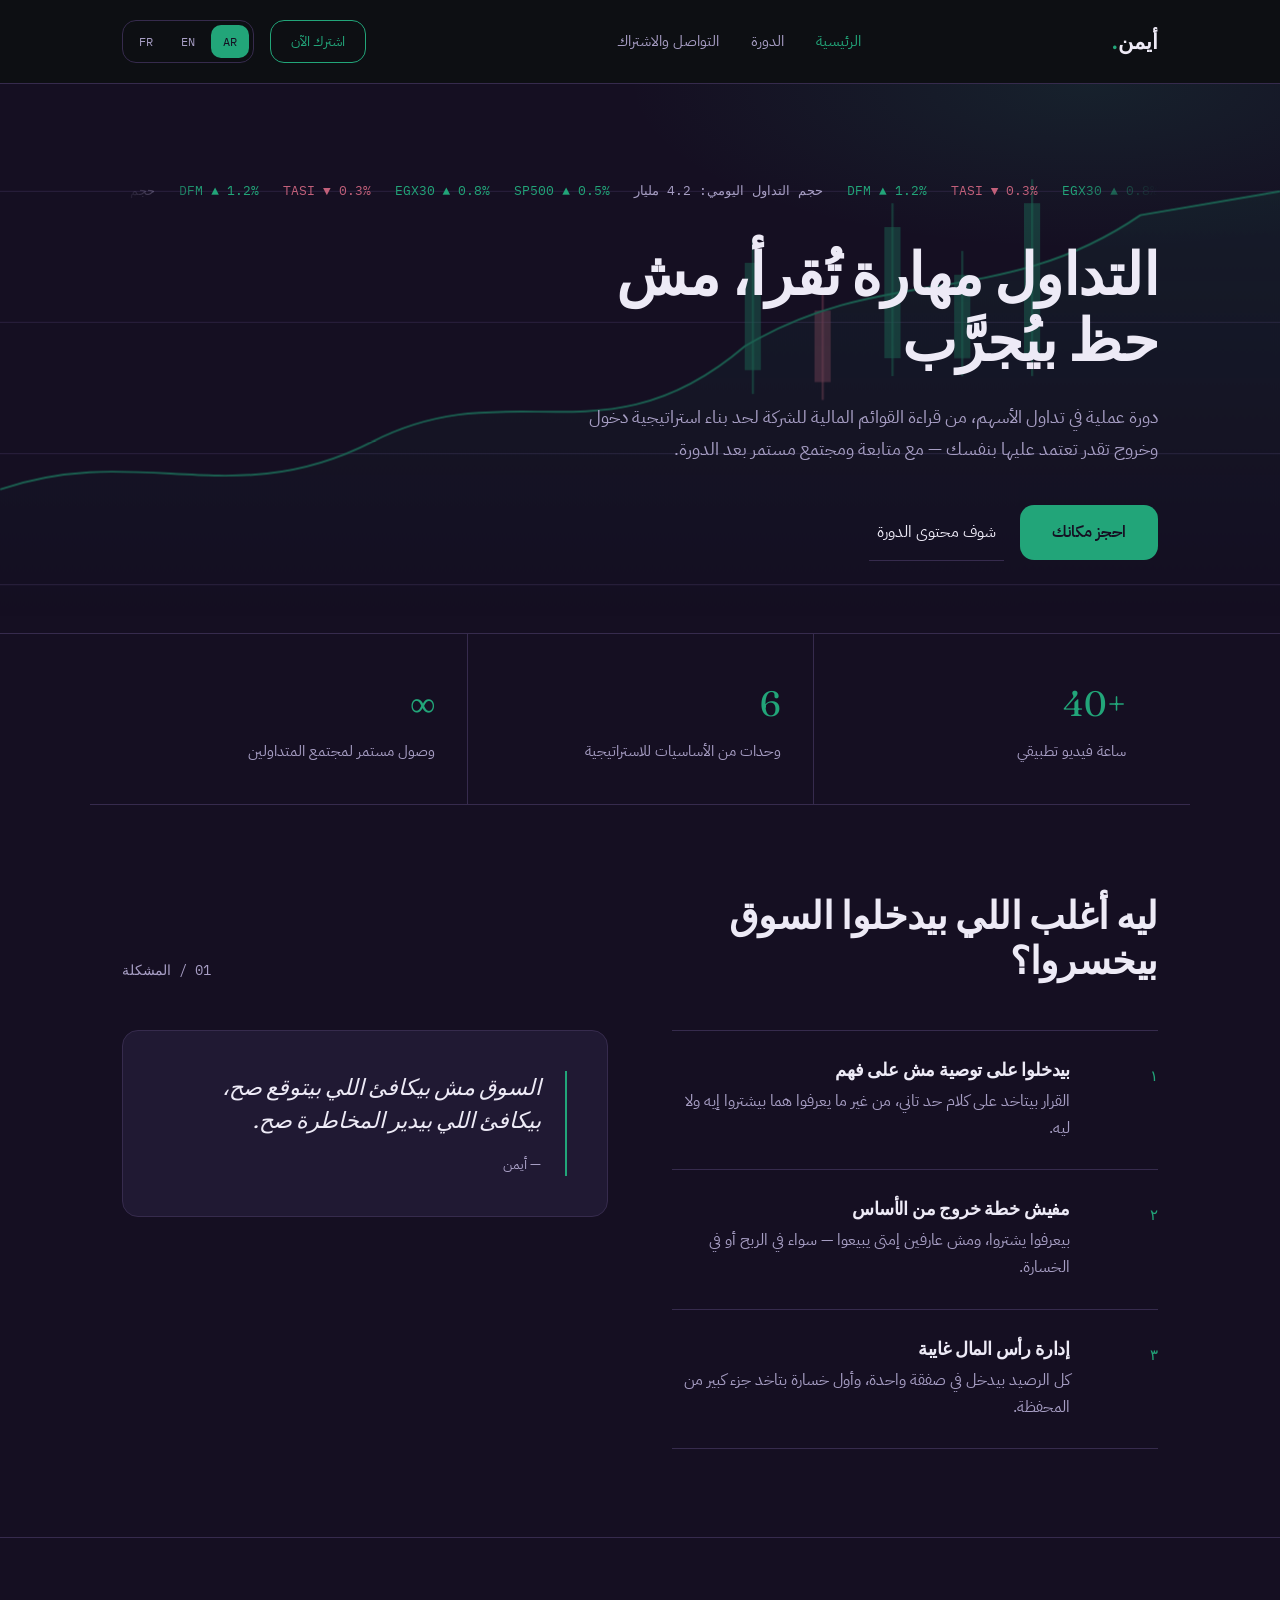
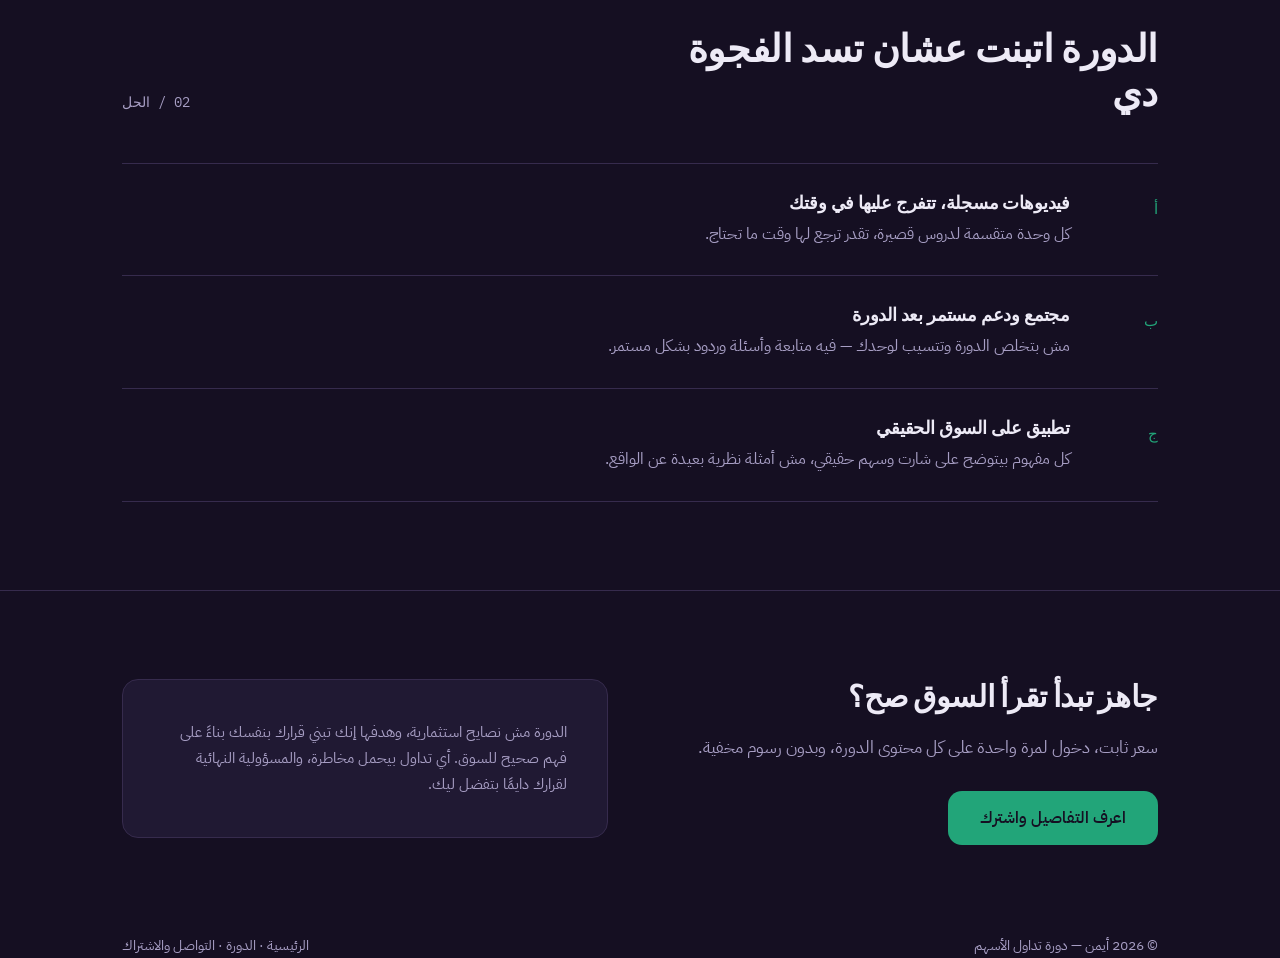
<file: index.html>
<!DOCTYPE html>
<html lang="ar" dir="rtl">
<head>
<meta charset="UTF-8">
<meta name="viewport" content="width=device-width, initial-scale=1.0">
<title>أيمن | قراءة السوق قبل التداول</title>
<link rel="stylesheet" href="styles.css">
</head>
<body>

<header>
  <nav class="nav">
    <div class="brand">أيمن<span>.</span></div>
    <div class="nav-links">
      <a href="index.html" class="active">الرئيسية</a>
      <a href="course.html">الدورة</a>
      <a href="contact.html">التواصل والاشتراك</a>
    </div>
    <div class="nav-right">
      <a href="contact.html" class="nav-cta">اشترك الآن</a>
      <div class="lang-switch">
        <a href="index.html" class="lang-active">AR</a>
        <a href="en/index.html">EN</a>
        <a href="fr/index.html">FR</a>
      </div>
    </div>
  </nav>
</header>

<section class="hero">
  <svg class="hero-chart" viewBox="0 0 1100 460" preserveAspectRatio="none" aria-hidden="true">
    <line class="grid-line" x1="0" y1="90" x2="1100" y2="90"></line>
    <line class="grid-line" x1="0" y1="200" x2="1100" y2="200"></line>
    <line class="grid-line" x1="0" y1="310" x2="1100" y2="310"></line>
    <line class="grid-line" x1="0" y1="420" x2="1100" y2="420"></line>

    <g class="candle" style="animation-delay:0.2s">
      <rect x="640" y="150" width="14" height="90" fill="#22A579" opacity="0.5"></rect>
      <line x1="647" y1="130" x2="647" y2="260" stroke="#22A579" stroke-width="2" opacity="0.5"></line>
    </g>
    <g class="candle" style="animation-delay:0.4s">
      <rect x="700" y="190" width="14" height="60" fill="#C2607A" opacity="0.5"></rect>
      <line x1="707" y1="175" x2="707" y2="265" stroke="#C2607A" stroke-width="2" opacity="0.5"></line>
    </g>
    <g class="candle" style="animation-delay:0.6s">
      <rect x="760" y="120" width="14" height="110" fill="#22A579" opacity="0.5"></rect>
      <line x1="767" y1="100" x2="767" y2="245" stroke="#22A579" stroke-width="2" opacity="0.5"></line>
    </g>
    <g class="candle" style="animation-delay:0.8s">
      <rect x="820" y="160" width="14" height="70" fill="#22A579" opacity="0.5"></rect>
      <line x1="827" y1="140" x2="827" y2="245" stroke="#22A579" stroke-width="2" opacity="0.5"></line>
    </g>
    <g class="candle" style="animation-delay:1s">
      <rect x="880" y="100" width="14" height="130" fill="#22A579" opacity="0.5"></rect>
      <line x1="887" y1="80" x2="887" y2="245" stroke="#22A579" stroke-width="2" opacity="0.5"></line>
    </g>

    <path class="chart-fill" d="M0,340 C120,300 200,360 320,300 C440,240 520,320 640,220 C760,150 860,190 980,110 L1100,90 L1100,460 L0,460 Z"
      fill="url(#goldFade)"></path>
    <path class="chart-line" d="M0,340 C120,300 200,360 320,300 C440,240 520,320 640,220 C760,150 860,190 980,110 L1100,90"></path>

    <defs>
      <linearGradient id="goldFade" x1="0" y1="0" x2="0" y2="1">
        <stop offset="0%" stop-color="#22A579" stop-opacity="0.16"></stop>
        <stop offset="100%" stop-color="#22A579" stop-opacity="0"></stop>
      </linearGradient>
    </defs>
  </svg>

  <div class="container hero-content">
    <div class="hero-ticker">
      <div class="track">
        <span class="up">EGX30 ▲ 0.8%</span>
        <span class="down">TASI ▼ 0.3%</span>
        <span class="up">DFM ▲ 1.2%</span>
        <span>حجم التداول اليومي: 4.2 مليار</span>
        <span class="up">SP500 ▲ 0.5%</span>
        <span class="up">EGX30 ▲ 0.8%</span>
        <span class="down">TASI ▼ 0.3%</span>
        <span class="up">DFM ▲ 1.2%</span>
        <span>حجم التداول اليومي: 4.2 مليار</span>
        <span class="up">SP500 ▲ 0.5%</span>
      </div>
    </div>
    <h1>التداول مهارة تُقرأ، مش حظ بيُجرَّب</h1>
    <p class="lede">دورة عملية في تداول الأسهم، من قراءة القوائم المالية للشركة لحد بناء استراتيجية دخول وخروج تقدر تعتمد عليها بنفسك — مع متابعة ومجتمع مستمر بعد الدورة.</p>
    <div class="hero-actions">
      <a href="contact.html" class="btn-primary">احجز مكانك</a>
      <a href="course.html" class="btn-secondary">شوف محتوى الدورة</a>
    </div>
  </div>
</section>

<div class="stat-row container">
  <div class="stat">
    <div class="num">+40</div>
    <div class="label">ساعة فيديو تطبيقي</div>
  </div>
  <div class="stat">
    <div class="num">6</div>
    <div class="label">وحدات من الأساسيات للاستراتيجية</div>
  </div>
  <div class="stat">
    <div class="num">∞</div>
    <div class="label">وصول مستمر لمجتمع المتداولين</div>
  </div>
</div>

<section class="section">
  <div class="container">
    <div class="section-head">
      <h2>ليه أغلب اللي بيدخلوا السوق بيخسروا؟</h2>
      <span class="num-mark">01 / المشكلة</span>
    </div>
    <div class="two-col">
      <div class="row-list">
        <div class="row-item">
          <span class="idx">١</span>
          <div>
            <h3>بيدخلوا على توصية مش على فهم</h3>
            <p>القرار بيتاخد على كلام حد تاني، من غير ما يعرفوا هما بيشتروا إيه ولا ليه.</p>
          </div>
        </div>
        <div class="row-item">
          <span class="idx">٢</span>
          <div>
            <h3>مفيش خطة خروج من الأساس</h3>
            <p>بيعرفوا يشتروا، ومش عارفين إمتى يبيعوا — سواء في الربح أو في الخسارة.</p>
          </div>
        </div>
        <div class="row-item">
          <span class="idx">٣</span>
          <div>
            <h3>إدارة رأس المال غايبة</h3>
            <p>كل الرصيد بيدخل في صفقة واحدة، وأول خسارة بتاخد جزء كبير من المحفظة.</p>
          </div>
        </div>
      </div>
      <div class="panel">
        <p class="quote">
          السوق مش بيكافئ اللي بيتوقع صح، بيكافئ اللي بيدير المخاطرة صح.
          <cite>— أيمن</cite>
        </p>
      </div>
    </div>
  </div>
</section>

<section class="section">
  <div class="container">
    <div class="section-head">
      <h2>الدورة اتبنت عشان تسد الفجوة دي</h2>
      <span class="num-mark">02 / الحل</span>
    </div>
    <div class="row-list">
      <div class="row-item">
        <span class="idx">أ</span>
        <div>
          <h3>فيديوهات مسجلة، تتفرج عليها في وقتك</h3>
          <p>كل وحدة متقسمة لدروس قصيرة، تقدر ترجع لها وقت ما تحتاج.</p>
        </div>
      </div>
      <div class="row-item">
        <span class="idx">ب</span>
        <div>
          <h3>مجتمع ودعم مستمر بعد الدورة</h3>
          <p>مش بتخلص الدورة وتتسيب لوحدك — فيه متابعة وأسئلة وردود بشكل مستمر.</p>
        </div>
      </div>
      <div class="row-item">
        <span class="idx">ج</span>
        <div>
          <h3>تطبيق على السوق الحقيقي</h3>
          <p>كل مفهوم بيتوضح على شارت وسهم حقيقي، مش أمثلة نظرية بعيدة عن الواقع.</p>
        </div>
      </div>
    </div>
  </div>
</section>

<section class="section" style="border-bottom:none;">
  <div class="container">
    <div class="two-col">
      <div>
        <h2 style="font-size:1.9rem; margin-bottom:20px;">جاهز تبدأ تقرأ السوق صح؟</h2>
        <p style="color:var(--muted); margin-bottom:28px; max-width:48ch;">سعر ثابت، دخول لمرة واحدة على كل محتوى الدورة، وبدون رسوم مخفية.</p>
        <a href="contact.html" class="btn-primary">اعرف التفاصيل واشترك</a>
      </div>
      <div class="panel">
        <p style="color:var(--muted); font-size:0.95rem;">
          الدورة مش نصايح استثمارية، وهدفها إنك تبني قرارك بنفسك بناءً على فهم صحيح للسوق. أي تداول بيحمل مخاطرة، والمسؤولية النهائية لقرارك دايمًا بتفضل ليك.
        </p>
      </div>
    </div>
  </div>
</section>

<footer class="container">
  <span>© 2026 أيمن — دورة تداول الأسهم</span>
  <span>الرئيسية · الدورة · التواصل والاشتراك</span>
</footer>

</body>
</html>
</file>
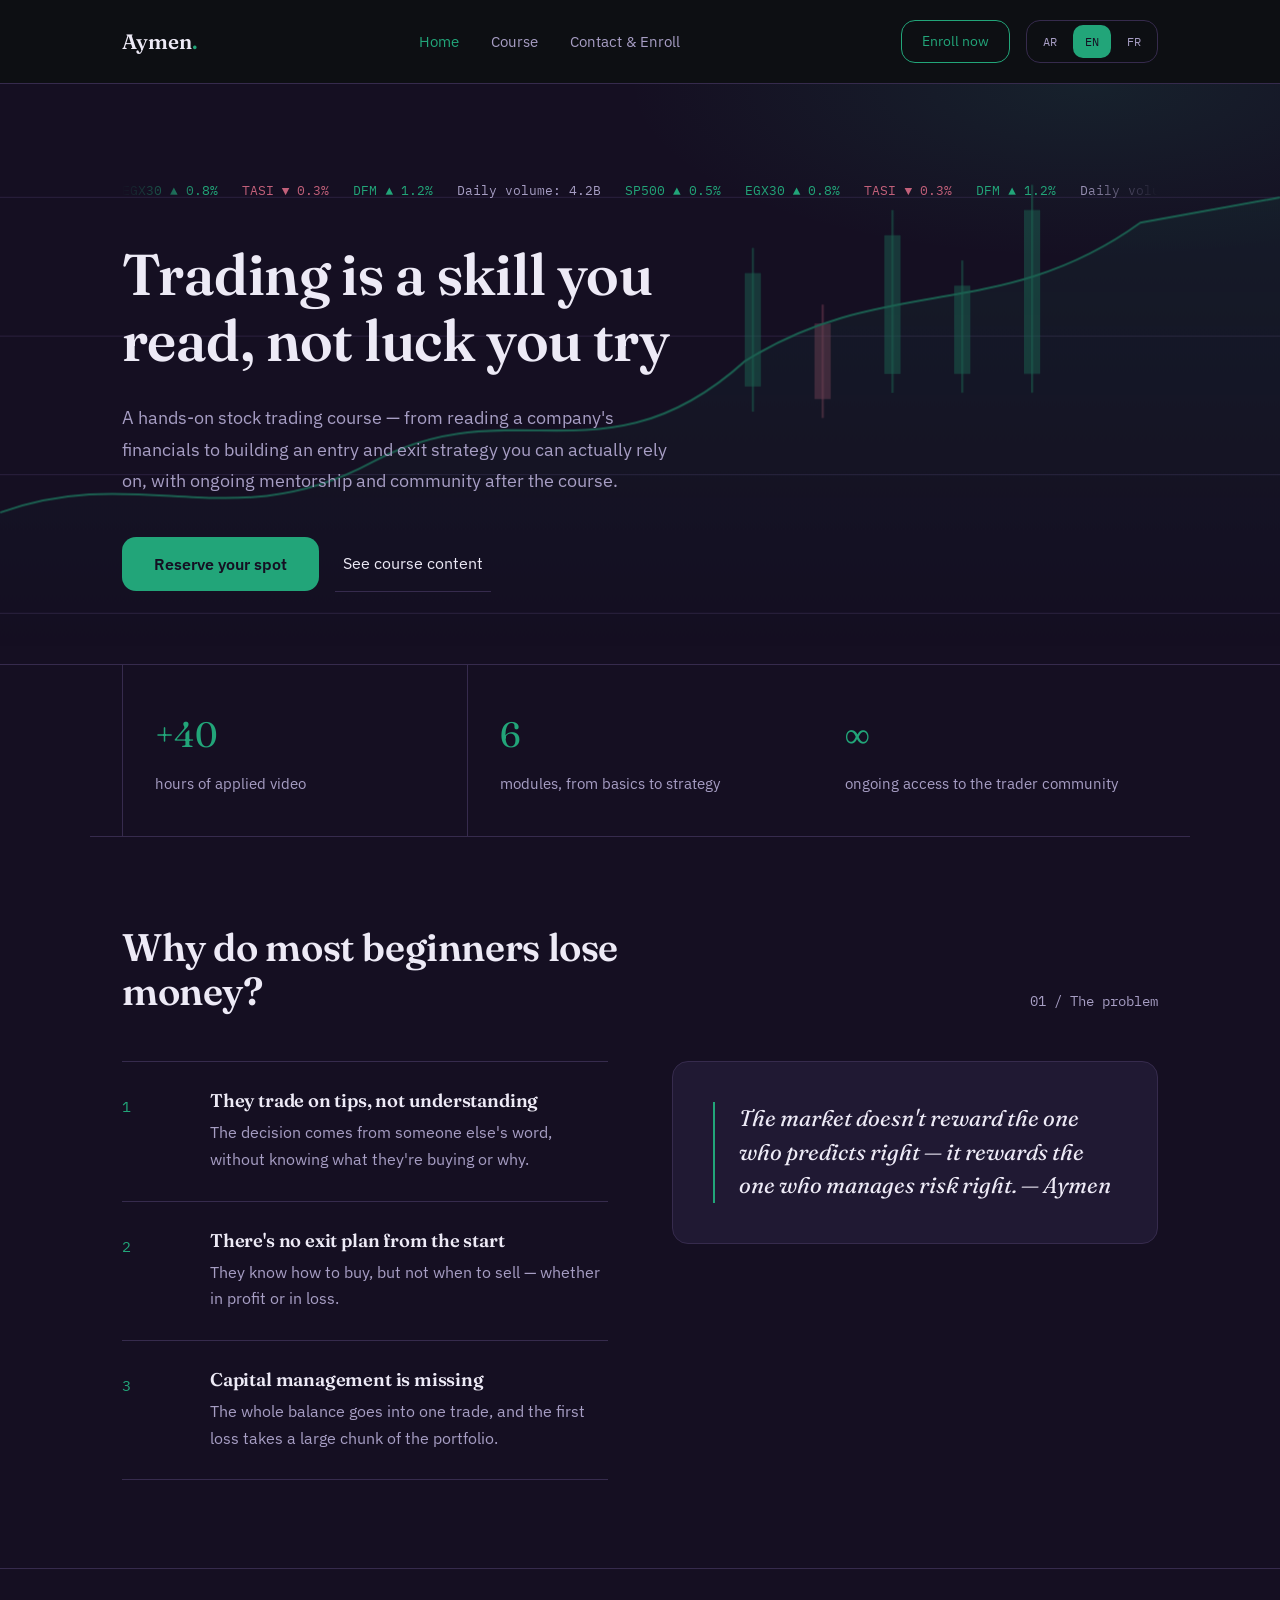
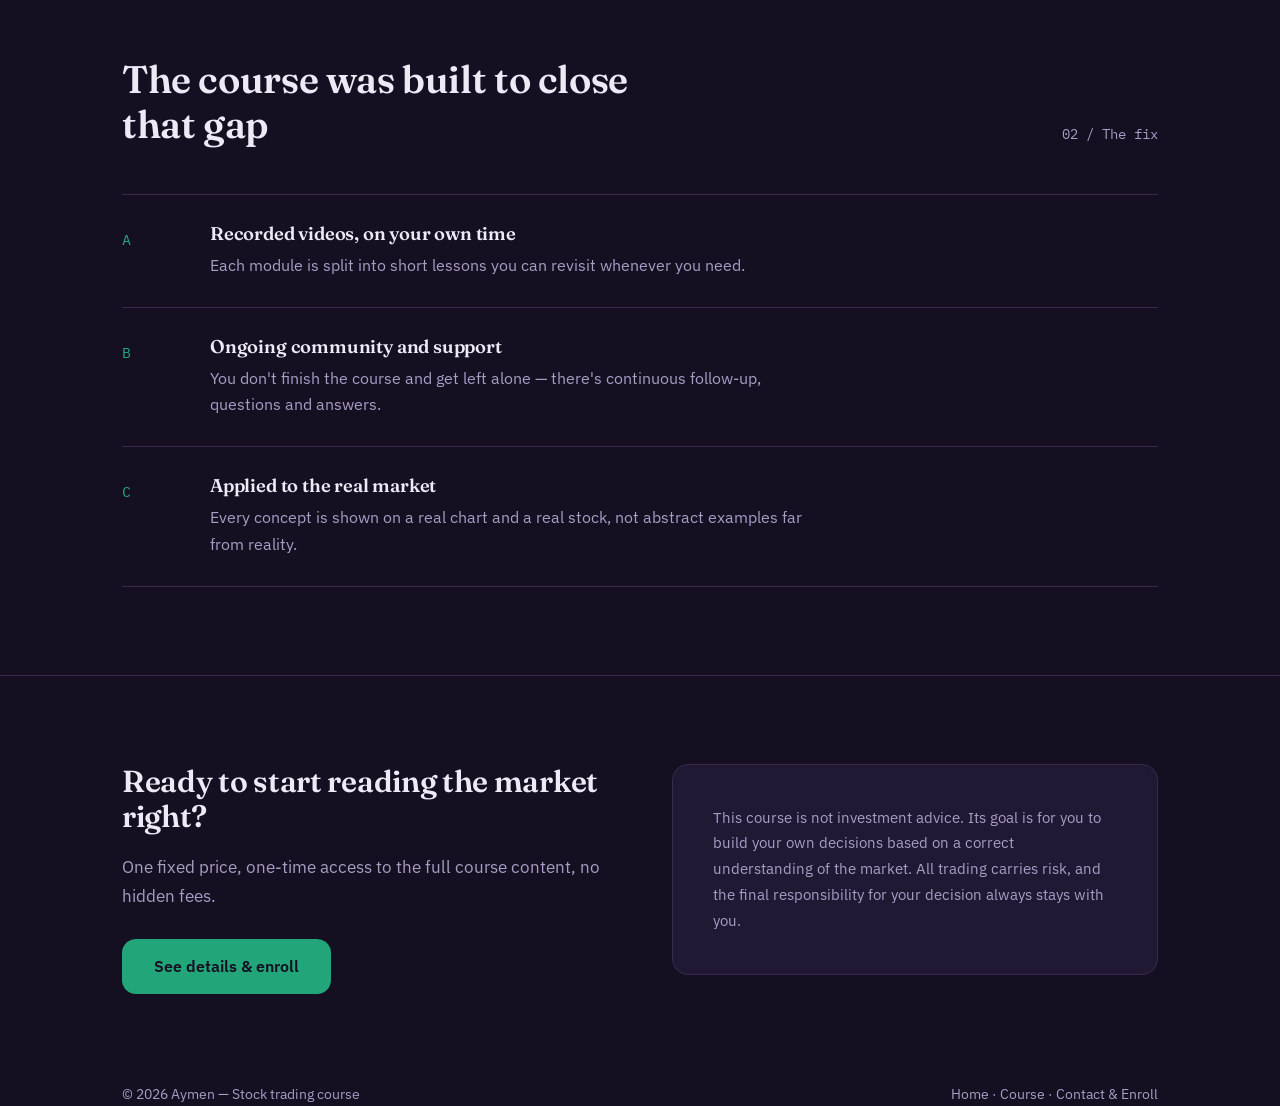
<file: en/index.html>
<!DOCTYPE html>
<html lang="en" dir="ltr">
<head>
<meta charset="UTF-8">
<meta name="viewport" content="width=device-width, initial-scale=1.0">
<title>Aymen | Read the Market Before You Trade</title>
<link rel="stylesheet" href="../styles.css">
</head>
<body class="lang-latin">

<header>
  <nav class="nav">
    <div class="brand">Aymen<span>.</span></div>
    <div class="nav-links">
      <a href="index.html" class="active">Home</a>
      <a href="course.html">Course</a>
      <a href="contact.html">Contact &amp; Enroll</a>
    </div>
    <div class="nav-right">
      <a href="contact.html" class="nav-cta">Enroll now</a>
      <div class="lang-switch">
        <a href="../index.html">AR</a>
        <a href="index.html" class="lang-active">EN</a>
        <a href="../fr/index.html">FR</a>
      </div>
    </div>
  </nav>
</header>

<section class="hero">
  <svg class="hero-chart" viewBox="0 0 1100 460" preserveAspectRatio="none" aria-hidden="true">
    <line class="grid-line" x1="0" y1="90" x2="1100" y2="90"></line>
    <line class="grid-line" x1="0" y1="200" x2="1100" y2="200"></line>
    <line class="grid-line" x1="0" y1="310" x2="1100" y2="310"></line>
    <line class="grid-line" x1="0" y1="420" x2="1100" y2="420"></line>

    <g class="candle" style="animation-delay:0.2s">
      <rect x="640" y="150" width="14" height="90" fill="#22A579" opacity="0.5"></rect>
      <line x1="647" y1="130" x2="647" y2="260" stroke="#22A579" stroke-width="2" opacity="0.5"></line>
    </g>
    <g class="candle" style="animation-delay:0.4s">
      <rect x="700" y="190" width="14" height="60" fill="#C2607A" opacity="0.5"></rect>
      <line x1="707" y1="175" x2="707" y2="265" stroke="#C2607A" stroke-width="2" opacity="0.5"></line>
    </g>
    <g class="candle" style="animation-delay:0.6s">
      <rect x="760" y="120" width="14" height="110" fill="#22A579" opacity="0.5"></rect>
      <line x1="767" y1="100" x2="767" y2="245" stroke="#22A579" stroke-width="2" opacity="0.5"></line>
    </g>
    <g class="candle" style="animation-delay:0.8s">
      <rect x="820" y="160" width="14" height="70" fill="#22A579" opacity="0.5"></rect>
      <line x1="827" y1="140" x2="827" y2="245" stroke="#22A579" stroke-width="2" opacity="0.5"></line>
    </g>
    <g class="candle" style="animation-delay:1s">
      <rect x="880" y="100" width="14" height="130" fill="#22A579" opacity="0.5"></rect>
      <line x1="887" y1="80" x2="887" y2="245" stroke="#22A579" stroke-width="2" opacity="0.5"></line>
    </g>

    <path class="chart-fill" d="M0,340 C120,300 200,360 320,300 C440,240 520,320 640,220 C760,150 860,190 980,110 L1100,90 L1100,460 L0,460 Z"
      fill="url(#goldFade)"></path>
    <path class="chart-line" d="M0,340 C120,300 200,360 320,300 C440,240 520,320 640,220 C760,150 860,190 980,110 L1100,90"></path>

    <defs>
      <linearGradient id="goldFade" x1="0" y1="0" x2="0" y2="1">
        <stop offset="0%" stop-color="#22A579" stop-opacity="0.16"></stop>
        <stop offset="100%" stop-color="#22A579" stop-opacity="0"></stop>
      </linearGradient>
    </defs>
  </svg>

  <div class="container hero-content">
    <div class="hero-ticker">
      <div class="track">
        <span class="up">EGX30 ▲ 0.8%</span>
        <span class="down">TASI ▼ 0.3%</span>
        <span class="up">DFM ▲ 1.2%</span>
        <span>Daily volume: 4.2B</span>
        <span class="up">SP500 ▲ 0.5%</span>
        <span class="up">EGX30 ▲ 0.8%</span>
        <span class="down">TASI ▼ 0.3%</span>
        <span class="up">DFM ▲ 1.2%</span>
        <span>Daily volume: 4.2B</span>
        <span class="up">SP500 ▲ 0.5%</span>
      </div>
    </div>
    <h1>Trading is a skill you read, not luck you try</h1>
    <p class="lede">A hands-on stock trading course — from reading a company's financials to building an entry and exit strategy you can actually rely on, with ongoing mentorship and community after the course.</p>
    <div class="hero-actions">
      <a href="contact.html" class="btn-primary">Reserve your spot</a>
      <a href="course.html" class="btn-secondary">See course content</a>
    </div>
  </div>
</section>

<div class="stat-row container">
  <div class="stat">
    <div class="num">+40</div>
    <div class="label">hours of applied video</div>
  </div>
  <div class="stat">
    <div class="num">6</div>
    <div class="label">modules, from basics to strategy</div>
  </div>
  <div class="stat">
    <div class="num">∞</div>
    <div class="label">ongoing access to the trader community</div>
  </div>
</div>

<section class="section">
  <div class="container">
    <div class="section-head">
      <h2>Why do most beginners lose money?</h2>
      <span class="num-mark">01 / The problem</span>
    </div>
    <div class="two-col">
      <div class="row-list">
        <div class="row-item">
          <span class="idx">1</span>
          <div>
            <h3>They trade on tips, not understanding</h3>
            <p>The decision comes from someone else's word, without knowing what they're buying or why.</p>
          </div>
        </div>
        <div class="row-item">
          <span class="idx">2</span>
          <div>
            <h3>There's no exit plan from the start</h3>
            <p>They know how to buy, but not when to sell — whether in profit or in loss.</p>
          </div>
        </div>
        <div class="row-item">
          <span class="idx">3</span>
          <div>
            <h3>Capital management is missing</h3>
            <p>The whole balance goes into one trade, and the first loss takes a large chunk of the portfolio.</p>
          </div>
        </div>
      </div>
      <div class="panel">
        <p class="quote">
          The market doesn't reward the one who predicts right — it rewards the one who manages risk right.
          — Aymen
        </p>
      </div>
    </div>
  </div>
</section>

<section class="section">
  <div class="container">
    <div class="section-head">
      <h2>The course was built to close that gap</h2>
      <span class="num-mark">02 / The fix</span>
    </div>
    <div class="row-list">
      <div class="row-item">
        <span class="idx">A</span>
        <div>
          <h3>Recorded videos, on your own time</h3>
          <p>Each module is split into short lessons you can revisit whenever you need.</p>
        </div>
      </div>
      <div class="row-item">
        <span class="idx">B</span>
        <div>
          <h3>Ongoing community and support</h3>
          <p>You don't finish the course and get left alone — there's continuous follow-up, questions and answers.</p>
        </div>
      </div>
      <div class="row-item">
        <span class="idx">C</span>
        <div>
          <h3>Applied to the real market</h3>
          <p>Every concept is shown on a real chart and a real stock, not abstract examples far from reality.</p>
        </div>
      </div>
    </div>
  </div>
</section>

<section class="section" style="border-bottom:none;">
  <div class="container">
    <div class="two-col">
      <div>
        <h2 style="font-size:1.9rem; margin-bottom:20px;">Ready to start reading the market right?</h2>
        <p style="color:var(--muted); margin-bottom:28px; max-width:48ch;">One fixed price, one-time access to the full course content, no hidden fees.</p>
        <a href="contact.html" class="btn-primary">See details &amp; enroll</a>
      </div>
      <div class="panel">
        <p style="color:var(--muted); font-size:0.95rem;">
          This course is not investment advice. Its goal is for you to build your own decisions based on a correct understanding of the market. All trading carries risk, and the final responsibility for your decision always stays with you.
        </p>
      </div>
    </div>
  </div>
</section>

<footer class="container">
  <span>© 2026 Aymen — Stock trading course</span>
  <span>Home · Course · Contact &amp; Enroll</span>
</footer>

</body>
</html>
</file>
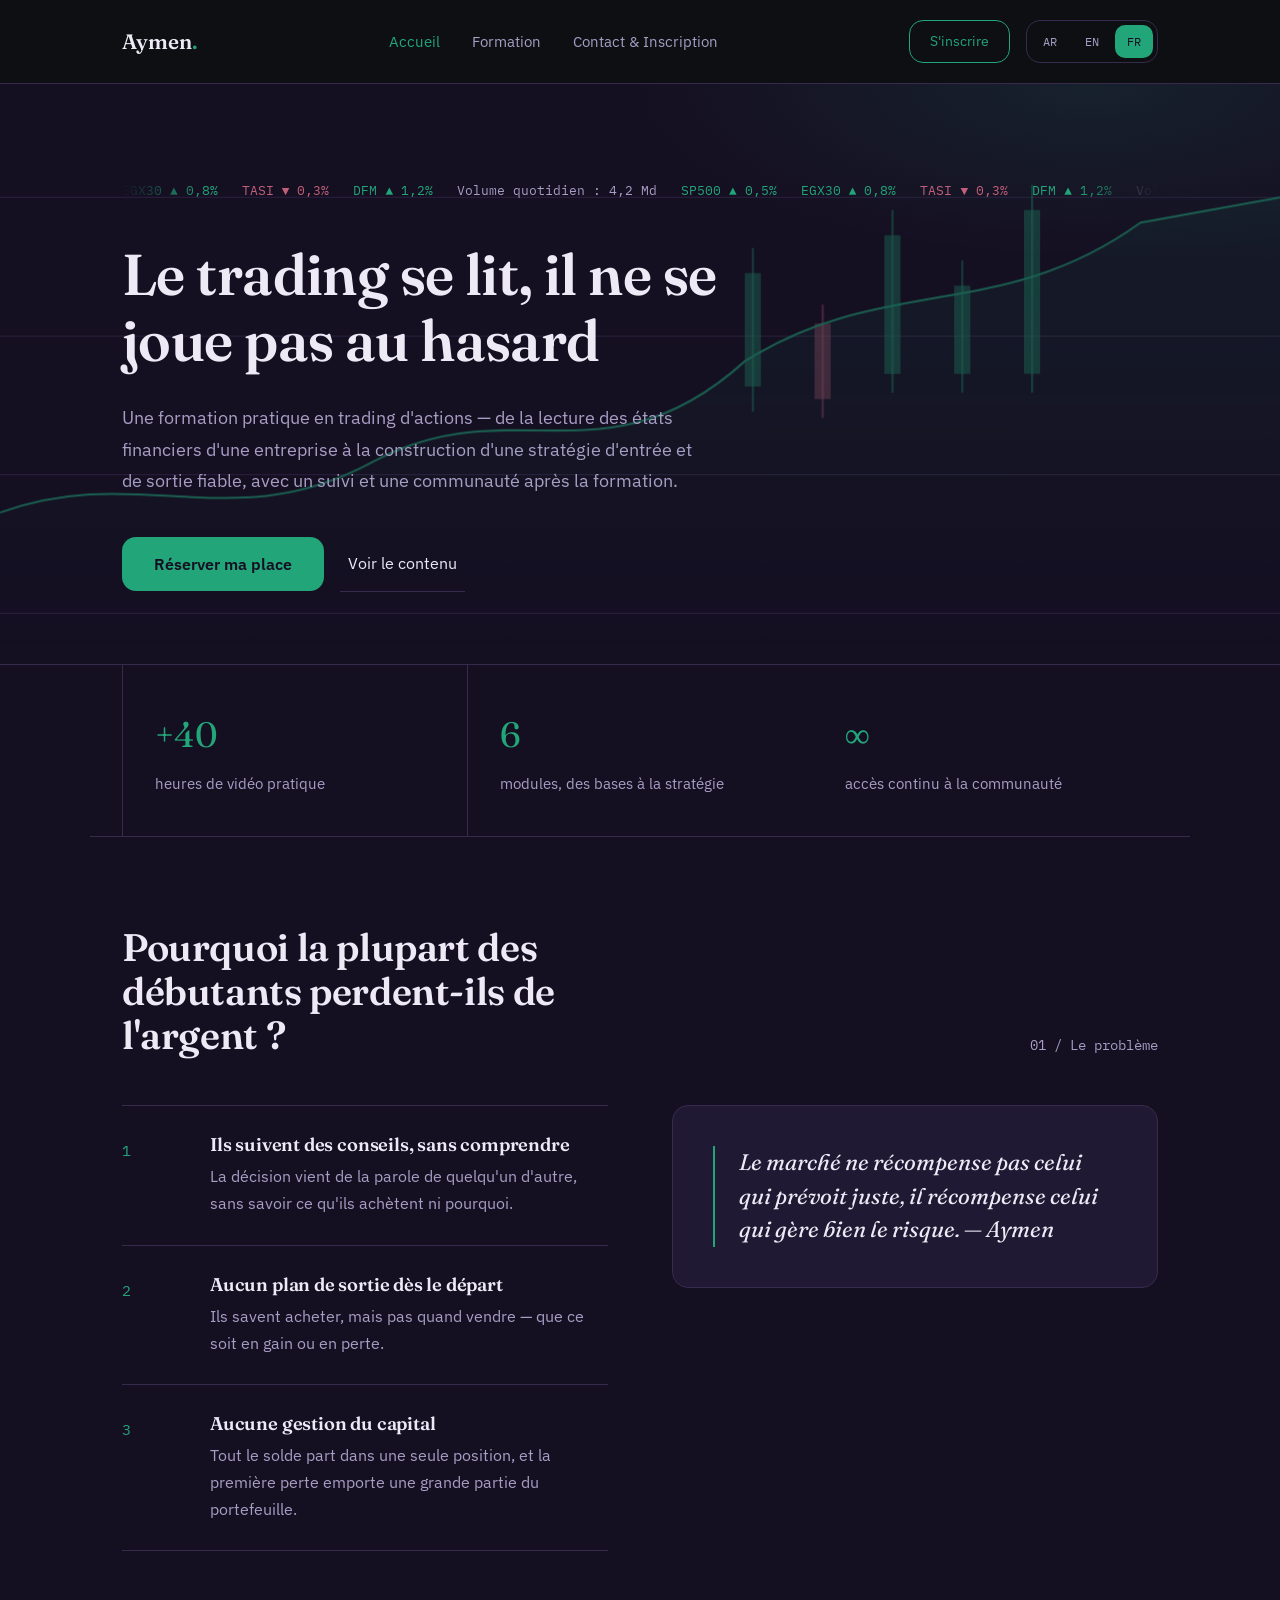
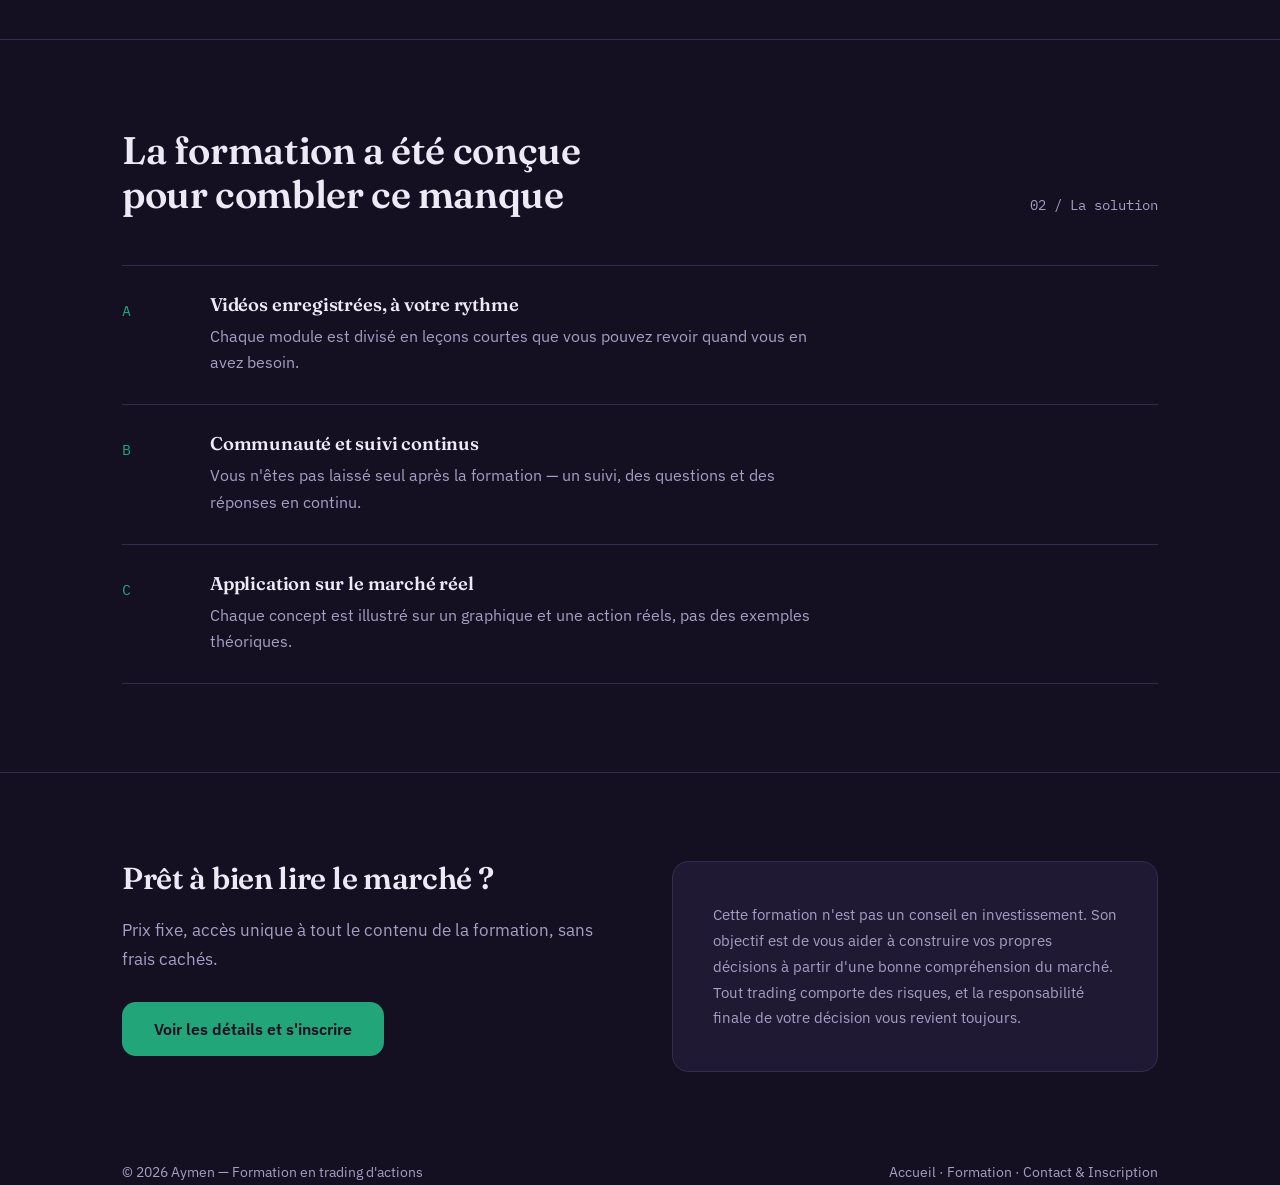
<file: fr/index.html>
<!DOCTYPE html>
<html lang="fr" dir="ltr">
<head>
<meta charset="UTF-8">
<meta name="viewport" content="width=device-width, initial-scale=1.0">
<title>Aymen | Lire le marché avant de trader</title>
<link rel="stylesheet" href="../styles.css">
</head>
<body class="lang-latin">

<header>
  <nav class="nav">
    <div class="brand">Aymen<span>.</span></div>
    <div class="nav-links">
      <a href="index.html" class="active">Accueil</a>
      <a href="course.html">Formation</a>
      <a href="contact.html">Contact &amp; Inscription</a>
    </div>
    <div class="nav-right">
      <a href="contact.html" class="nav-cta">S'inscrire</a>
      <div class="lang-switch">
        <a href="../index.html">AR</a>
        <a href="../en/index.html">EN</a>
        <a href="index.html" class="lang-active">FR</a>
      </div>
    </div>
  </nav>
</header>

<section class="hero">
  <svg class="hero-chart" viewBox="0 0 1100 460" preserveAspectRatio="none" aria-hidden="true">
    <line class="grid-line" x1="0" y1="90" x2="1100" y2="90"></line>
    <line class="grid-line" x1="0" y1="200" x2="1100" y2="200"></line>
    <line class="grid-line" x1="0" y1="310" x2="1100" y2="310"></line>
    <line class="grid-line" x1="0" y1="420" x2="1100" y2="420"></line>

    <g class="candle" style="animation-delay:0.2s">
      <rect x="640" y="150" width="14" height="90" fill="#22A579" opacity="0.5"></rect>
      <line x1="647" y1="130" x2="647" y2="260" stroke="#22A579" stroke-width="2" opacity="0.5"></line>
    </g>
    <g class="candle" style="animation-delay:0.4s">
      <rect x="700" y="190" width="14" height="60" fill="#C2607A" opacity="0.5"></rect>
      <line x1="707" y1="175" x2="707" y2="265" stroke="#C2607A" stroke-width="2" opacity="0.5"></line>
    </g>
    <g class="candle" style="animation-delay:0.6s">
      <rect x="760" y="120" width="14" height="110" fill="#22A579" opacity="0.5"></rect>
      <line x1="767" y1="100" x2="767" y2="245" stroke="#22A579" stroke-width="2" opacity="0.5"></line>
    </g>
    <g class="candle" style="animation-delay:0.8s">
      <rect x="820" y="160" width="14" height="70" fill="#22A579" opacity="0.5"></rect>
      <line x1="827" y1="140" x2="827" y2="245" stroke="#22A579" stroke-width="2" opacity="0.5"></line>
    </g>
    <g class="candle" style="animation-delay:1s">
      <rect x="880" y="100" width="14" height="130" fill="#22A579" opacity="0.5"></rect>
      <line x1="887" y1="80" x2="887" y2="245" stroke="#22A579" stroke-width="2" opacity="0.5"></line>
    </g>

    <path class="chart-fill" d="M0,340 C120,300 200,360 320,300 C440,240 520,320 640,220 C760,150 860,190 980,110 L1100,90 L1100,460 L0,460 Z"
      fill="url(#goldFade)"></path>
    <path class="chart-line" d="M0,340 C120,300 200,360 320,300 C440,240 520,320 640,220 C760,150 860,190 980,110 L1100,90"></path>

    <defs>
      <linearGradient id="goldFade" x1="0" y1="0" x2="0" y2="1">
        <stop offset="0%" stop-color="#22A579" stop-opacity="0.16"></stop>
        <stop offset="100%" stop-color="#22A579" stop-opacity="0"></stop>
      </linearGradient>
    </defs>
  </svg>

  <div class="container hero-content">
    <div class="hero-ticker">
      <div class="track">
        <span class="up">EGX30 ▲ 0,8%</span>
        <span class="down">TASI ▼ 0,3%</span>
        <span class="up">DFM ▲ 1,2%</span>
        <span>Volume quotidien : 4,2 Md</span>
        <span class="up">SP500 ▲ 0,5%</span>
        <span class="up">EGX30 ▲ 0,8%</span>
        <span class="down">TASI ▼ 0,3%</span>
        <span class="up">DFM ▲ 1,2%</span>
        <span>Volume quotidien : 4,2 Md</span>
        <span class="up">SP500 ▲ 0,5%</span>
      </div>
    </div>
    <h1>Le trading se lit, il ne se joue pas au hasard</h1>
    <p class="lede">Une formation pratique en trading d'actions — de la lecture des états financiers d'une entreprise à la construction d'une stratégie d'entrée et de sortie fiable, avec un suivi et une communauté après la formation.</p>
    <div class="hero-actions">
      <a href="contact.html" class="btn-primary">Réserver ma place</a>
      <a href="course.html" class="btn-secondary">Voir le contenu</a>
    </div>
  </div>
</section>

<div class="stat-row container">
  <div class="stat">
    <div class="num">+40</div>
    <div class="label">heures de vidéo pratique</div>
  </div>
  <div class="stat">
    <div class="num">6</div>
    <div class="label">modules, des bases à la stratégie</div>
  </div>
  <div class="stat">
    <div class="num">∞</div>
    <div class="label">accès continu à la communauté</div>
  </div>
</div>

<section class="section">
  <div class="container">
    <div class="section-head">
      <h2>Pourquoi la plupart des débutants perdent-ils de l'argent ?</h2>
      <span class="num-mark">01 / Le problème</span>
    </div>
    <div class="two-col">
      <div class="row-list">
        <div class="row-item">
          <span class="idx">1</span>
          <div>
            <h3>Ils suivent des conseils, sans comprendre</h3>
            <p>La décision vient de la parole de quelqu'un d'autre, sans savoir ce qu'ils achètent ni pourquoi.</p>
          </div>
        </div>
        <div class="row-item">
          <span class="idx">2</span>
          <div>
            <h3>Aucun plan de sortie dès le départ</h3>
            <p>Ils savent acheter, mais pas quand vendre — que ce soit en gain ou en perte.</p>
          </div>
        </div>
        <div class="row-item">
          <span class="idx">3</span>
          <div>
            <h3>Aucune gestion du capital</h3>
            <p>Tout le solde part dans une seule position, et la première perte emporte une grande partie du portefeuille.</p>
          </div>
        </div>
      </div>
      <div class="panel">
        <p class="quote">
          Le marché ne récompense pas celui qui prévoit juste, il récompense celui qui gère bien le risque.
          — Aymen
        </p>
      </div>
    </div>
  </div>
</section>

<section class="section">
  <div class="container">
    <div class="section-head">
      <h2>La formation a été conçue pour combler ce manque</h2>
      <span class="num-mark">02 / La solution</span>
    </div>
    <div class="row-list">
      <div class="row-item">
        <span class="idx">A</span>
        <div>
          <h3>Vidéos enregistrées, à votre rythme</h3>
          <p>Chaque module est divisé en leçons courtes que vous pouvez revoir quand vous en avez besoin.</p>
        </div>
      </div>
      <div class="row-item">
        <span class="idx">B</span>
        <div>
          <h3>Communauté et suivi continus</h3>
          <p>Vous n'êtes pas laissé seul après la formation — un suivi, des questions et des réponses en continu.</p>
        </div>
      </div>
      <div class="row-item">
        <span class="idx">C</span>
        <div>
          <h3>Application sur le marché réel</h3>
          <p>Chaque concept est illustré sur un graphique et une action réels, pas des exemples théoriques.</p>
        </div>
      </div>
    </div>
  </div>
</section>

<section class="section" style="border-bottom:none;">
  <div class="container">
    <div class="two-col">
      <div>
        <h2 style="font-size:1.9rem; margin-bottom:20px;">Prêt à bien lire le marché ?</h2>
        <p style="color:var(--muted); margin-bottom:28px; max-width:48ch;">Prix fixe, accès unique à tout le contenu de la formation, sans frais cachés.</p>
        <a href="contact.html" class="btn-primary">Voir les détails et s'inscrire</a>
      </div>
      <div class="panel">
        <p style="color:var(--muted); font-size:0.95rem;">
          Cette formation n'est pas un conseil en investissement. Son objectif est de vous aider à construire vos propres décisions à partir d'une bonne compréhension du marché. Tout trading comporte des risques, et la responsabilité finale de votre décision vous revient toujours.
        </p>
      </div>
    </div>
  </div>
</section>

<footer class="container">
  <span>© 2026 Aymen — Formation en trading d'actions</span>
  <span>Accueil · Formation · Contact &amp; Inscription</span>
</footer>

</body>
</html>
</file>
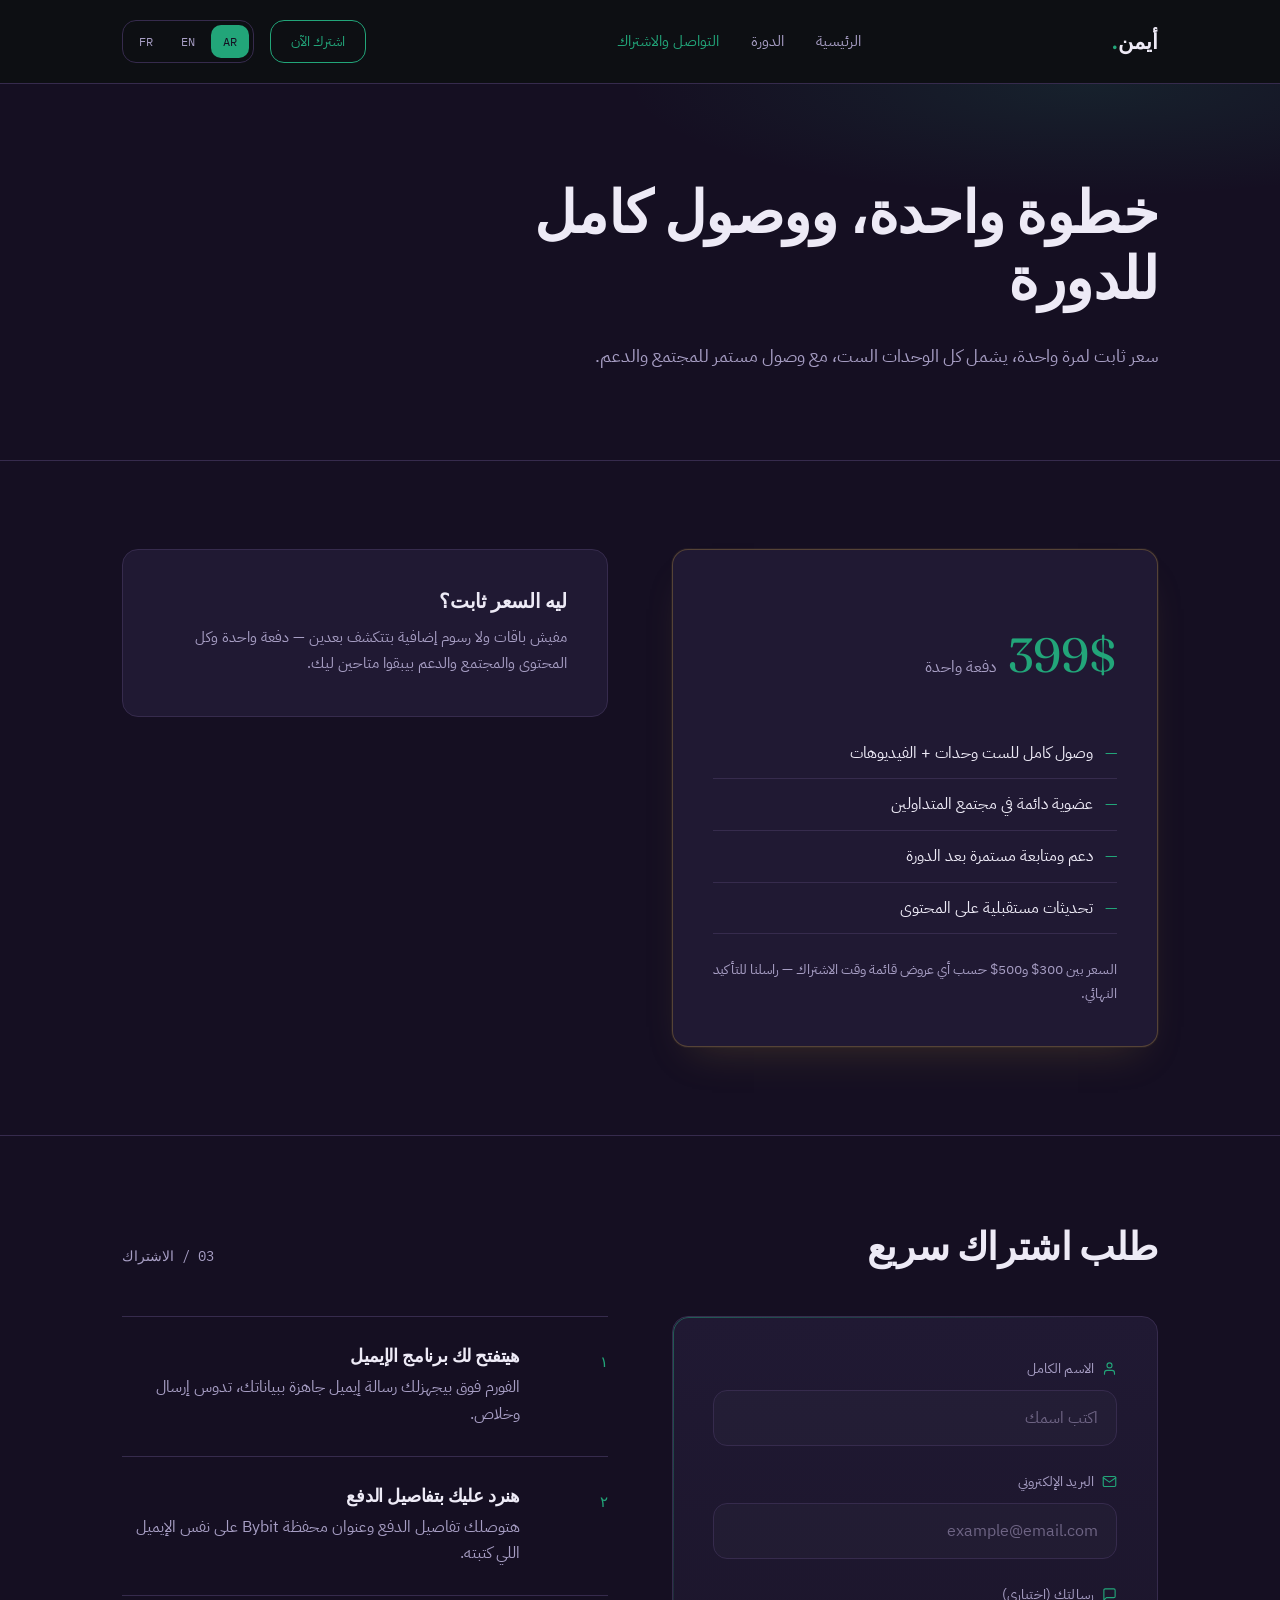
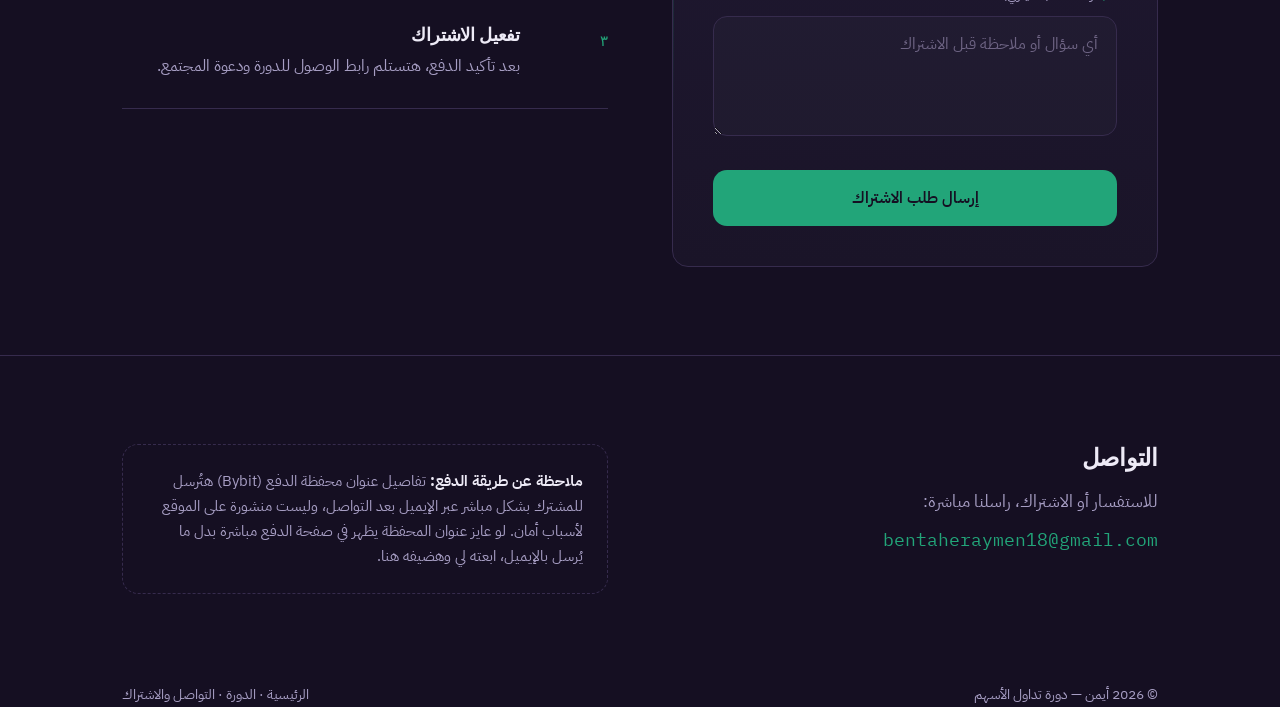
<file: contact.html>
<!DOCTYPE html>
<html lang="ar" dir="rtl">
<head>
<meta charset="UTF-8">
<meta name="viewport" content="width=device-width, initial-scale=1.0">
<title>التواصل والاشتراك | أيمن</title>
<link rel="stylesheet" href="styles.css">
</head>
<body>

<header>
  <nav class="nav">
    <div class="brand">أيمن<span>.</span></div>
    <div class="nav-links">
      <a href="index.html">الرئيسية</a>
      <a href="course.html">الدورة</a>
      <a href="contact.html" class="active">التواصل والاشتراك</a>
    </div>
    <div class="nav-right">
      <a href="contact.html" class="nav-cta">اشترك الآن</a>
      <div class="lang-switch">
        <a href="index.html" class="lang-active">AR</a>
        <a href="en/contact.html">EN</a>
        <a href="fr/contact.html">FR</a>
      </div>
    </div>
  </nav>
</header>

<section class="hero" style="padding-bottom:48px;">
  <div class="container">
    <h1 style="max-width:18ch;">خطوة واحدة، ووصول كامل للدورة</h1>
    <p class="lede">سعر ثابت لمرة واحدة، يشمل كل الوحدات الست، مع وصول مستمر للمجتمع والدعم.</p>
  </div>
</section>

<section class="section">
  <div class="container">
    <div class="two-col">
      <div class="panel panel-price">
        <div class="price-block">
          <span class="amount">399$</span>
          <span class="cycle">دفعة واحدة</span>
        </div>
        <ul class="check-list">
          <li>وصول كامل للست وحدات + الفيديوهات</li>
          <li>عضوية دائمة في مجتمع المتداولين</li>
          <li>دعم ومتابعة مستمرة بعد الدورة</li>
          <li>تحديثات مستقبلية على المحتوى</li>
        </ul>
        <p style="color:var(--muted); font-size:0.88rem; margin-top:20px;">
          السعر بين 300$ و500$ حسب أي عروض قائمة وقت الاشتراك — راسلنا للتأكيد النهائي.
        </p>
      </div>

      <div class="panel">
        <h3 style="margin-bottom:12px;">ليه السعر ثابت؟</h3>
        <p style="color:var(--muted); font-size:0.95rem;">مفيش باقات ولا رسوم إضافية بتتكشف بعدين — دفعة واحدة وكل المحتوى والمجتمع والدعم بيبقوا متاحين ليك.</p>
      </div>
    </div>
  </div>
</section>

<section class="section">
  <div class="container">
    <div class="section-head">
      <h2>طلب اشتراك سريع</h2>
      <span class="num-mark">03 / الاشتراك</span>
    </div>
    <div class="two-col">
      <div class="form-panel">
        <form onsubmit="event.preventDefault(); window.location.href='mailto:bentaheraymen18@gmail.com?subject=' + encodeURIComponent('طلب اشتراك في الدورة') + '&body=' + encodeURIComponent('الاسم: ' + document.getElementById('f-name').value + '%0Aالبريد: ' + document.getElementById('f-email').value + '%0Aرسالة: ' + document.getElementById('f-msg').value);">
          <div class="form-group">
            <label for="f-name">
              <svg viewBox="0 0 24 24" fill="none" stroke-width="1.8" stroke-linecap="round" stroke-linejoin="round"><path d="M20 21v-2a4 4 0 0 0-4-4H8a4 4 0 0 0-4 4v2"/><circle cx="12" cy="7" r="4"/></svg>
              الاسم الكامل
            </label>
            <input type="text" id="f-name" placeholder="اكتب اسمك" required>
          </div>
          <div class="form-group">
            <label for="f-email">
              <svg viewBox="0 0 24 24" fill="none" stroke-width="1.8" stroke-linecap="round" stroke-linejoin="round"><path d="M4 4h16v16H4z" opacity="0"/><path d="M22 6l-10 7L2 6"/><rect x="2" y="4" width="20" height="16" rx="2"/></svg>
              البريد الإلكتروني
            </label>
            <input type="email" id="f-email" placeholder="example@email.com" required>
          </div>
          <div class="form-group">
            <label for="f-msg">
              <svg viewBox="0 0 24 24" fill="none" stroke-width="1.8" stroke-linecap="round" stroke-linejoin="round"><path d="M21 15a2 2 0 0 1-2 2H7l-4 4V5a2 2 0 0 1 2-2h14a2 2 0 0 1 2 2z"/></svg>
              رسالتك (اختياري)
            </label>
            <textarea id="f-msg" placeholder="أي سؤال أو ملاحظة قبل الاشتراك"></textarea>
          </div>
          <button type="submit" class="form-submit">إرسال طلب الاشتراك</button>
        </form>
      </div>
      <div class="row-list">
        <div class="row-item">
          <span class="idx">١</span>
          <div>
            <h3>هيتفتح لك برنامج الإيميل</h3>
            <p>الفورم فوق بيجهزلك رسالة إيميل جاهزة ببياناتك، تدوس إرسال وخلاص.</p>
          </div>
        </div>
        <div class="row-item">
          <span class="idx">٢</span>
          <div>
            <h3>هنرد عليك بتفاصيل الدفع</h3>
            <p>هتوصلك تفاصيل الدفع وعنوان محفظة Bybit على نفس الإيميل اللي كتبته.</p>
          </div>
        </div>
        <div class="row-item">
          <span class="idx">٣</span>
          <div>
            <h3>تفعيل الاشتراك</h3>
            <p>بعد تأكيد الدفع، هتستلم رابط الوصول للدورة ودعوة المجتمع.</p>
          </div>
        </div>
      </div>
    </div>
  </div>
</section>

<section class="section" style="border-bottom:none;">
  <div class="container">
    <div class="two-col">
      <div>
        <h2 style="font-size:1.5rem; margin-bottom:16px;">التواصل</h2>
        <p style="color:var(--muted); margin-bottom:8px;">للاستفسار أو الاشتراك، راسلنا مباشرة:</p>
        <p style="font-family:'IBM Plex Mono',monospace; font-size:1.1rem; color:var(--gold);">
          bentaheraymen18@gmail.com
        </p>
      </div>

      <div class="notice">
        <strong>ملاحظة عن طريقة الدفع:</strong>
        تفاصيل عنوان محفظة الدفع (Bybit) هتُرسل للمشترك بشكل مباشر عبر الإيميل بعد التواصل، وليست منشورة على الموقع لأسباب أمان. لو عايز عنوان المحفظة يظهر في صفحة الدفع مباشرة بدل ما يُرسل بالإيميل، ابعته لي وهضيفه هنا.
      </div>
    </div>
  </div>
</section>

<footer class="container">
  <span>© 2026 أيمن — دورة تداول الأسهم</span>
  <span>الرئيسية · الدورة · التواصل والاشتراك</span>
</footer>

</body>
</html>
</file>
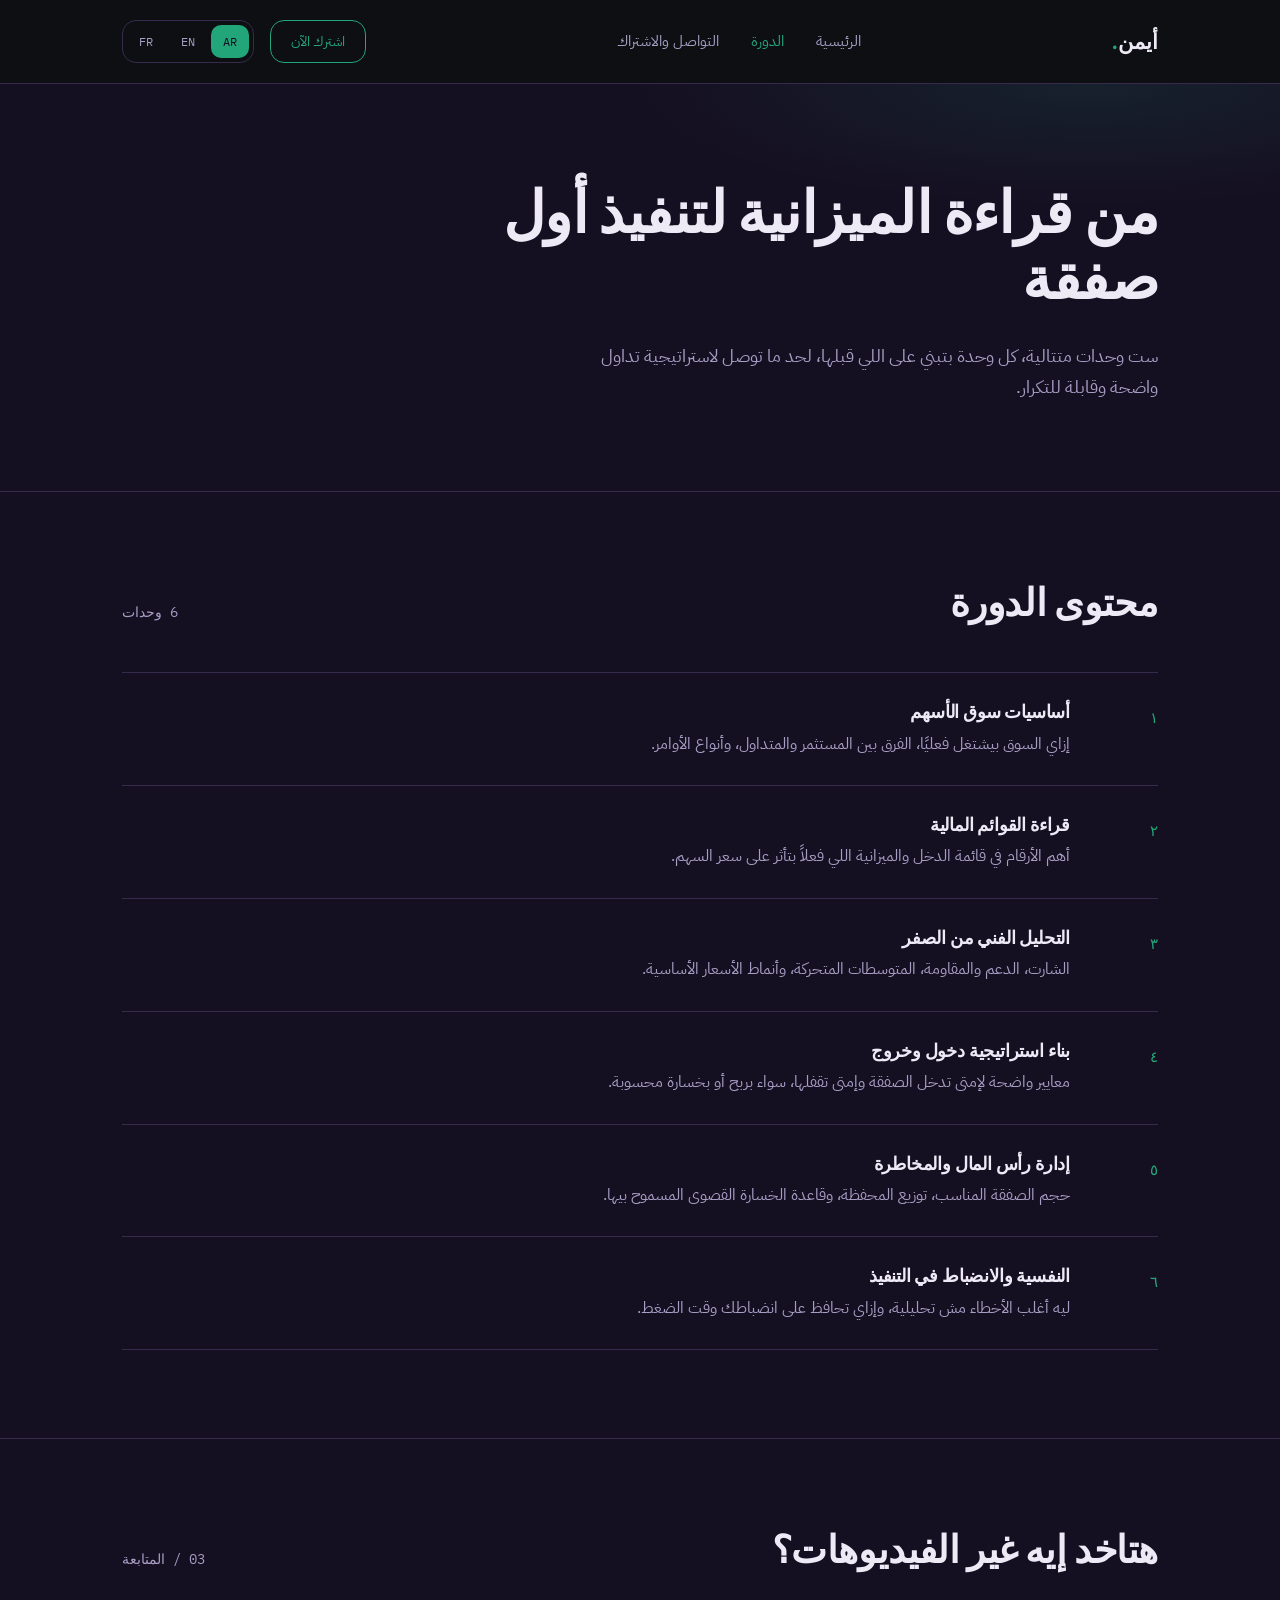
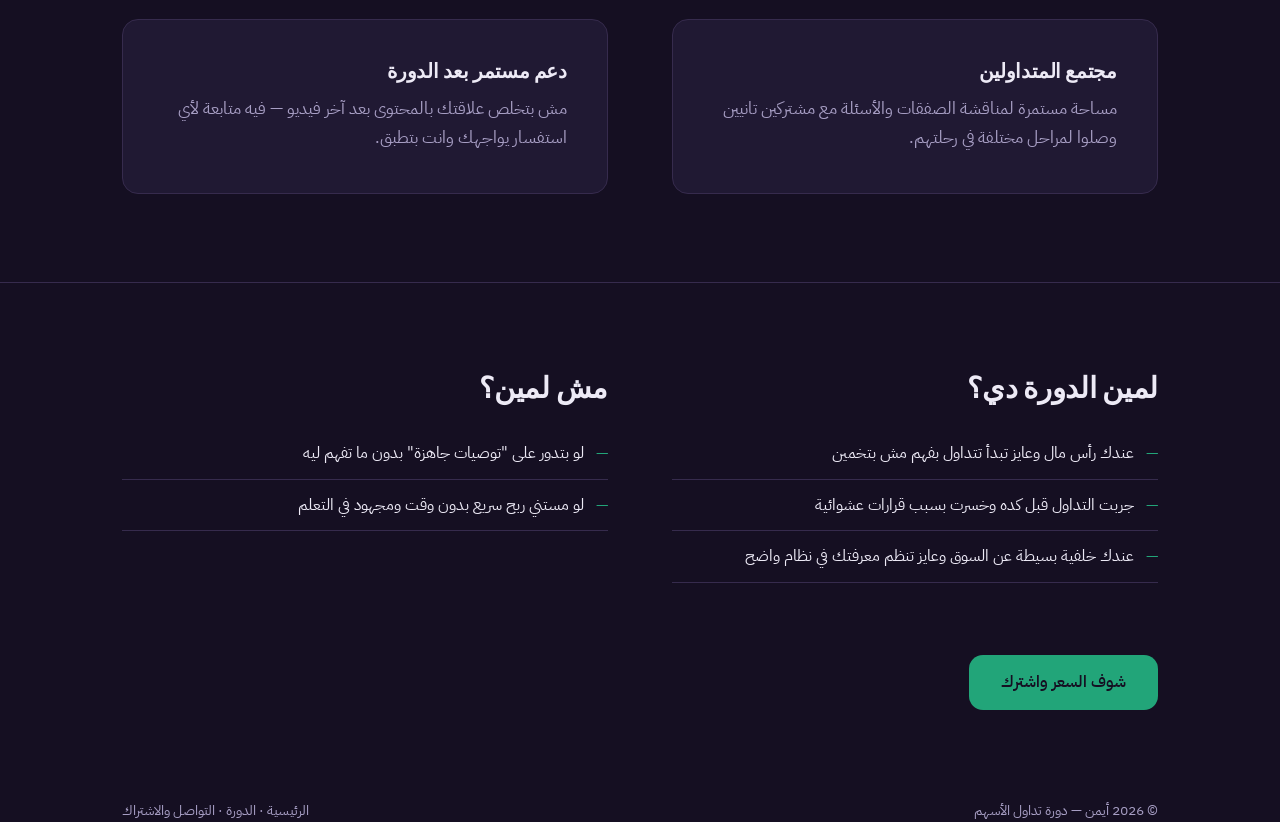
<file: course.html>
<!DOCTYPE html>
<html lang="ar" dir="rtl">
<head>
<meta charset="UTF-8">
<meta name="viewport" content="width=device-width, initial-scale=1.0">
<title>عن الدورة | أيمن</title>
<link rel="stylesheet" href="styles.css">
</head>
<body>

<header>
  <nav class="nav">
    <div class="brand">أيمن<span>.</span></div>
    <div class="nav-links">
      <a href="index.html">الرئيسية</a>
      <a href="course.html" class="active">الدورة</a>
      <a href="contact.html">التواصل والاشتراك</a>
    </div>
    <div class="nav-right">
      <a href="contact.html" class="nav-cta">اشترك الآن</a>
      <div class="lang-switch">
        <a href="index.html" class="lang-active">AR</a>
        <a href="en/course.html">EN</a>
        <a href="fr/course.html">FR</a>
      </div>
    </div>
  </nav>
</header>

<section class="hero" style="padding-bottom:48px;">
  <div class="container">
    <h1 style="max-width:20ch;">من قراءة الميزانية لتنفيذ أول صفقة</h1>
    <p class="lede">ست وحدات متتالية، كل وحدة بتبني على اللي قبلها، لحد ما توصل لاستراتيجية تداول واضحة وقابلة للتكرار.</p>
  </div>
</section>

<section class="section">
  <div class="container">
    <div class="section-head">
      <h2>محتوى الدورة</h2>
      <span class="num-mark">6 وحدات</span>
    </div>
    <div class="row-list">
      <div class="row-item">
        <span class="idx">١</span>
        <div>
          <h3>أساسيات سوق الأسهم</h3>
          <p>إزاي السوق بيشتغل فعليًا، الفرق بين المستثمر والمتداول، وأنواع الأوامر.</p>
        </div>
      </div>
      <div class="row-item">
        <span class="idx">٢</span>
        <div>
          <h3>قراءة القوائم المالية</h3>
          <p>أهم الأرقام في قائمة الدخل والميزانية اللي فعلاً بتأثر على سعر السهم.</p>
        </div>
      </div>
      <div class="row-item">
        <span class="idx">٣</span>
        <div>
          <h3>التحليل الفني من الصفر</h3>
          <p>الشارت، الدعم والمقاومة، المتوسطات المتحركة، وأنماط الأسعار الأساسية.</p>
        </div>
      </div>
      <div class="row-item">
        <span class="idx">٤</span>
        <div>
          <h3>بناء استراتيجية دخول وخروج</h3>
          <p>معايير واضحة لإمتى تدخل الصفقة وإمتى تقفلها، سواء بربح أو بخسارة محسوبة.</p>
        </div>
      </div>
      <div class="row-item">
        <span class="idx">٥</span>
        <div>
          <h3>إدارة رأس المال والمخاطرة</h3>
          <p>حجم الصفقة المناسب، توزيع المحفظة، وقاعدة الخسارة القصوى المسموح بيها.</p>
        </div>
      </div>
      <div class="row-item">
        <span class="idx">٦</span>
        <div>
          <h3>النفسية والانضباط في التنفيذ</h3>
          <p>ليه أغلب الأخطاء مش تحليلية، وإزاي تحافظ على انضباطك وقت الضغط.</p>
        </div>
      </div>
    </div>
  </div>
</section>

<section class="section">
  <div class="container">
    <div class="section-head">
      <h2>هتاخد إيه غير الفيديوهات؟</h2>
      <span class="num-mark">03 / المتابعة</span>
    </div>
    <div class="two-col">
      <div class="panel">
        <h3 style="margin-bottom:12px;">مجتمع المتداولين</h3>
        <p style="color:var(--muted);">مساحة مستمرة لمناقشة الصفقات والأسئلة مع مشتركين تانيين وصلوا لمراحل مختلفة في رحلتهم.</p>
      </div>
      <div class="panel">
        <h3 style="margin-bottom:12px;">دعم مستمر بعد الدورة</h3>
        <p style="color:var(--muted);">مش بتخلص علاقتك بالمحتوى بعد آخر فيديو — فيه متابعة لأي استفسار يواجهك وانت بتطبق.</p>
      </div>
    </div>
  </div>
</section>

<section class="section" style="border-bottom:none;">
  <div class="container">
    <div class="two-col">
      <div>
        <h2 style="font-size:1.8rem; margin-bottom:16px;">لمين الدورة دي؟</h2>
        <ul class="check-list">
          <li>عندك رأس مال وعايز تبدأ تتداول بفهم مش بتخمين</li>
          <li>جربت التداول قبل كده وخسرت بسبب قرارات عشوائية</li>
          <li>عندك خلفية بسيطة عن السوق وعايز تنظم معرفتك في نظام واضح</li>
        </ul>
      </div>
      <div>
        <h2 style="font-size:1.8rem; margin-bottom:16px;">مش لمين؟</h2>
        <ul class="check-list">
          <li>لو بتدور على "توصيات جاهزة" بدون ما تفهم ليه</li>
          <li>لو مستني ربح سريع بدون وقت ومجهود في التعلم</li>
        </ul>
      </div>
    </div>
    <div style="margin-top:48px;">
      <a href="contact.html" class="btn-primary">شوف السعر واشترك</a>
    </div>
  </div>
</section>

<footer class="container">
  <span>© 2026 أيمن — دورة تداول الأسهم</span>
  <span>الرئيسية · الدورة · التواصل والاشتراك</span>
</footer>

</body>
</html>
</file>
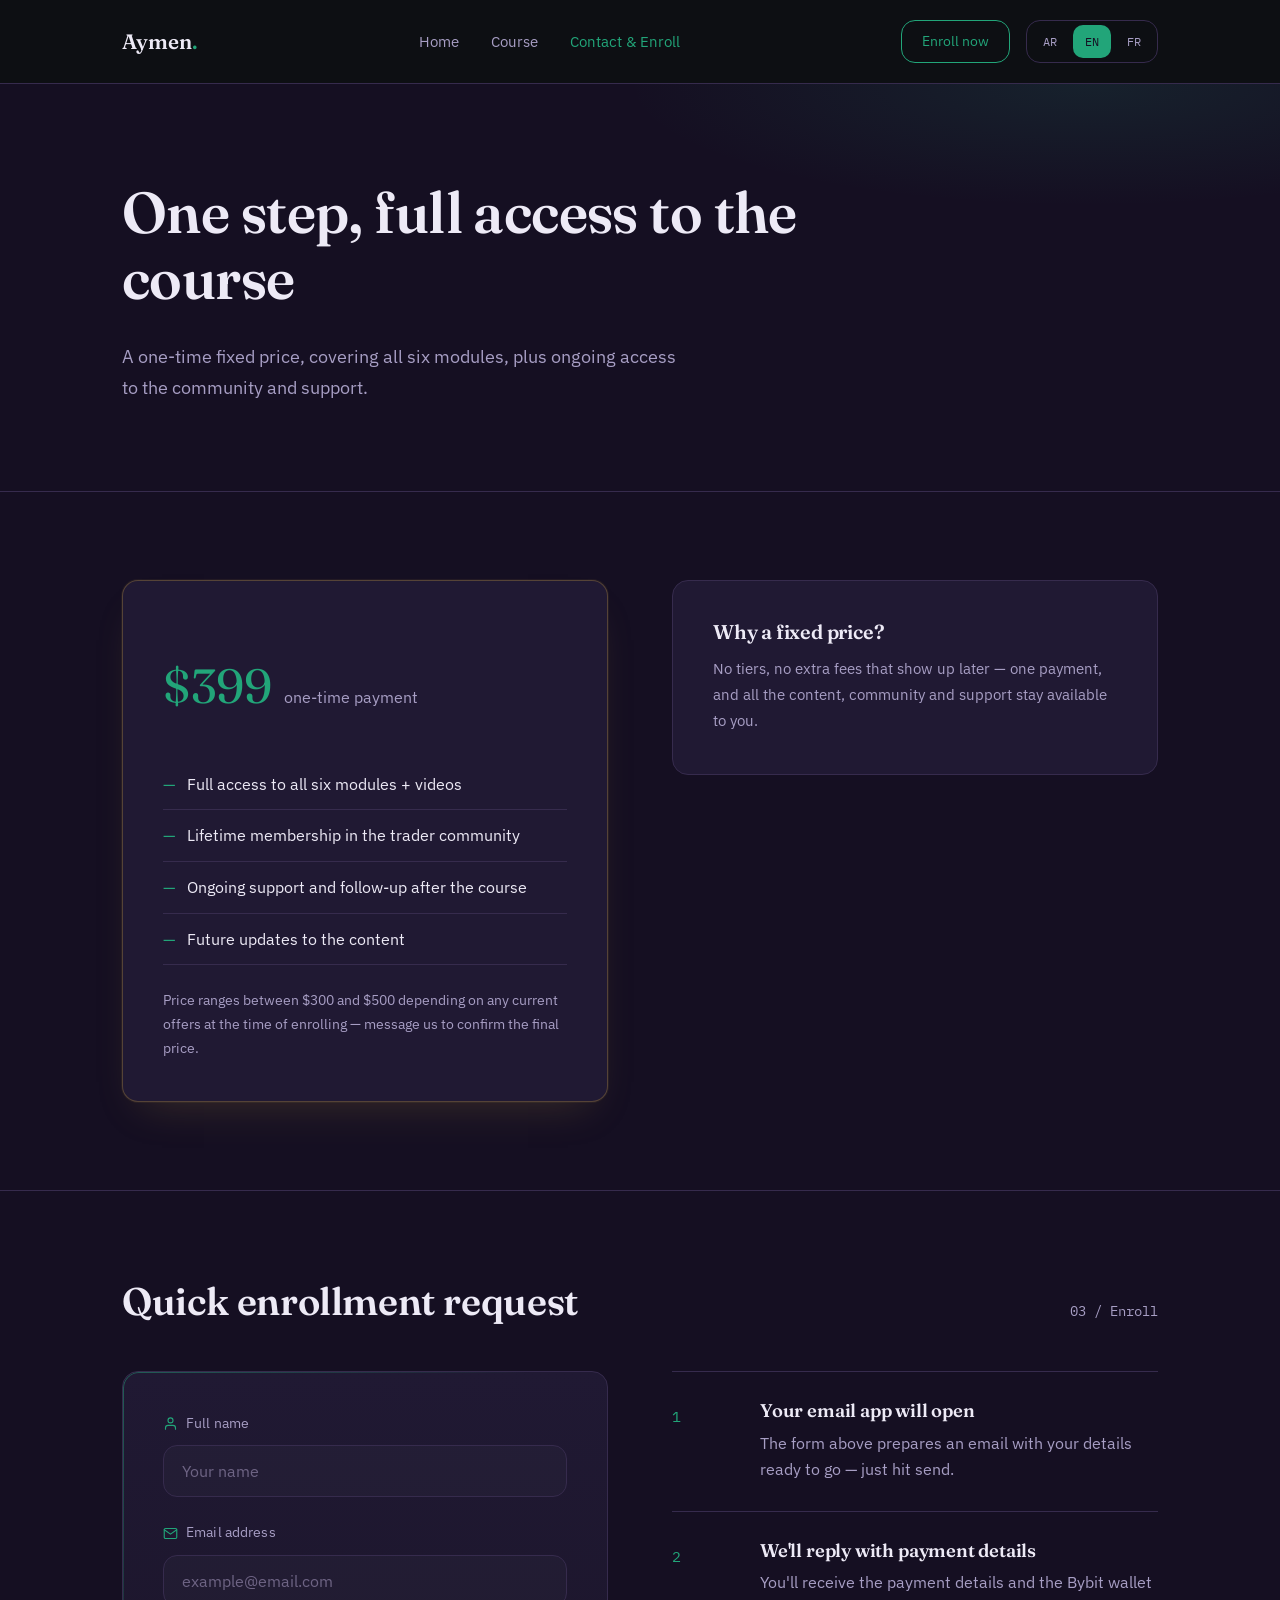
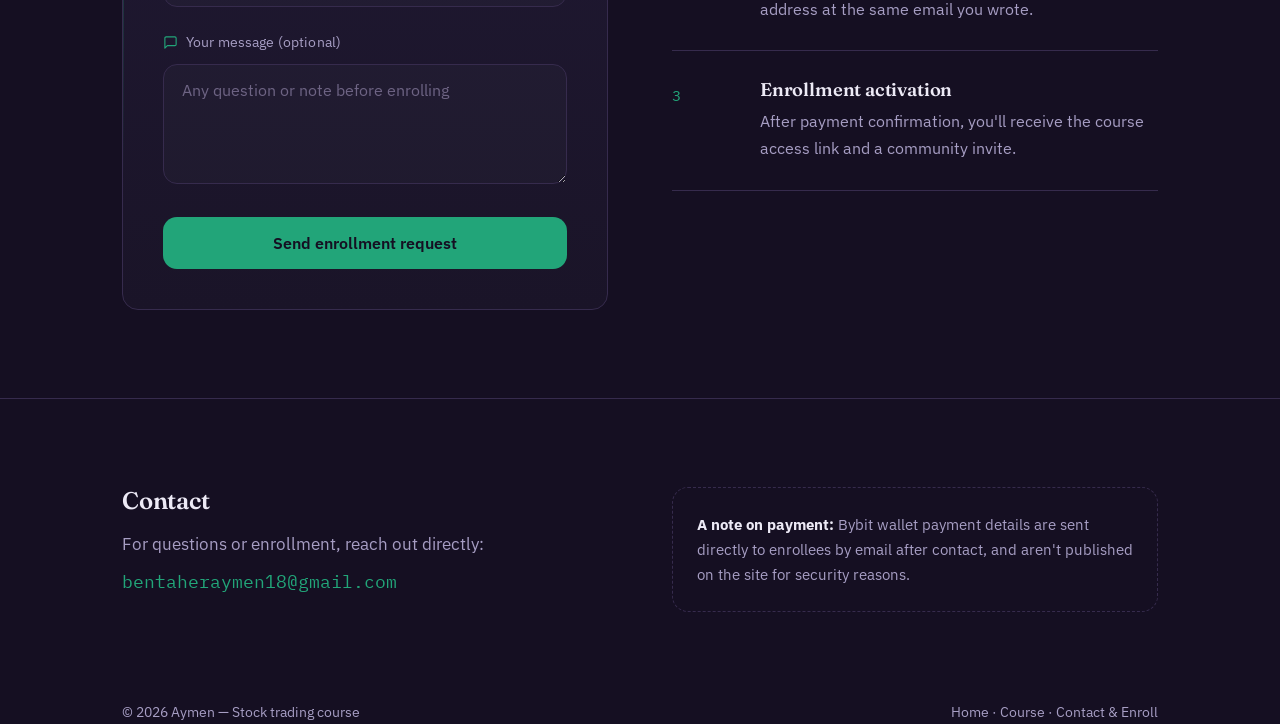
<file: en/contact.html>
<!DOCTYPE html>
<html lang="en" dir="ltr">
<head>
<meta charset="UTF-8">
<meta name="viewport" content="width=device-width, initial-scale=1.0">
<title>Contact &amp; Enroll | Aymen</title>
<link rel="stylesheet" href="../styles.css">
</head>
<body class="lang-latin">

<header>
  <nav class="nav">
    <div class="brand">Aymen<span>.</span></div>
    <div class="nav-links">
      <a href="index.html">Home</a>
      <a href="course.html">Course</a>
      <a href="contact.html" class="active">Contact &amp; Enroll</a>
    </div>
    <div class="nav-right">
      <a href="contact.html" class="nav-cta">Enroll now</a>
      <div class="lang-switch">
        <a href="../contact.html">AR</a>
        <a href="contact.html" class="lang-active">EN</a>
        <a href="../fr/contact.html">FR</a>
      </div>
    </div>
  </nav>
</header>

<section class="hero" style="padding-bottom:48px;">
  <div class="container">
    <h1 style="max-width:18ch;">One step, full access to the course</h1>
    <p class="lede">A one-time fixed price, covering all six modules, plus ongoing access to the community and support.</p>
  </div>
</section>

<section class="section">
  <div class="container">
    <div class="two-col">
      <div class="panel panel-price">
        <div class="price-block">
          <span class="amount">$399</span>
          <span class="cycle">one-time payment</span>
        </div>
        <ul class="check-list">
          <li>Full access to all six modules + videos</li>
          <li>Lifetime membership in the trader community</li>
          <li>Ongoing support and follow-up after the course</li>
          <li>Future updates to the content</li>
        </ul>
        <p style="color:var(--muted); font-size:0.88rem; margin-top:20px;">
          Price ranges between $300 and $500 depending on any current offers at the time of enrolling — message us to confirm the final price.
        </p>
      </div>

      <div class="panel">
        <h3 style="margin-bottom:12px;">Why a fixed price?</h3>
        <p style="color:var(--muted); font-size:0.95rem;">No tiers, no extra fees that show up later — one payment, and all the content, community and support stay available to you.</p>
      </div>
    </div>
  </div>
</section>

<section class="section">
  <div class="container">
    <div class="section-head">
      <h2>Quick enrollment request</h2>
      <span class="num-mark">03 / Enroll</span>
    </div>
    <div class="two-col">
      <div class="form-panel">
        <form onsubmit="event.preventDefault(); window.location.href='mailto:bentaheraymen18@gmail.com?subject=' + encodeURIComponent('Course enrollment request') + '&body=' + encodeURIComponent('Name: ' + document.getElementById('f-name').value + '%0AEmail: ' + document.getElementById('f-email').value + '%0AMessage: ' + document.getElementById('f-msg').value);">
          <div class="form-group">
            <label for="f-name">
              <svg viewBox="0 0 24 24" fill="none" stroke-width="1.8" stroke-linecap="round" stroke-linejoin="round"><path d="M20 21v-2a4 4 0 0 0-4-4H8a4 4 0 0 0-4 4v2"/><circle cx="12" cy="7" r="4"/></svg>
              Full name
            </label>
            <input type="text" id="f-name" placeholder="Your name" required>
          </div>
          <div class="form-group">
            <label for="f-email">
              <svg viewBox="0 0 24 24" fill="none" stroke-width="1.8" stroke-linecap="round" stroke-linejoin="round"><path d="M22 6l-10 7L2 6"/><rect x="2" y="4" width="20" height="16" rx="2"/></svg>
              Email address
            </label>
            <input type="email" id="f-email" placeholder="example@email.com" required>
          </div>
          <div class="form-group">
            <label for="f-msg">
              <svg viewBox="0 0 24 24" fill="none" stroke-width="1.8" stroke-linecap="round" stroke-linejoin="round"><path d="M21 15a2 2 0 0 1-2 2H7l-4 4V5a2 2 0 0 1 2-2h14a2 2 0 0 1 2 2z"/></svg>
              Your message (optional)
            </label>
            <textarea id="f-msg" placeholder="Any question or note before enrolling"></textarea>
          </div>
          <button type="submit" class="form-submit">Send enrollment request</button>
        </form>
      </div>
      <div class="row-list">
        <div class="row-item">
          <span class="idx">1</span>
          <div>
            <h3>Your email app will open</h3>
            <p>The form above prepares an email with your details ready to go — just hit send.</p>
          </div>
        </div>
        <div class="row-item">
          <span class="idx">2</span>
          <div>
            <h3>We'll reply with payment details</h3>
            <p>You'll receive the payment details and the Bybit wallet address at the same email you wrote.</p>
          </div>
        </div>
        <div class="row-item">
          <span class="idx">3</span>
          <div>
            <h3>Enrollment activation</h3>
            <p>After payment confirmation, you'll receive the course access link and a community invite.</p>
          </div>
        </div>
      </div>
    </div>
  </div>
</section>

<section class="section" style="border-bottom:none;">
  <div class="container">
    <div class="two-col">
      <div>
        <h2 style="font-size:1.5rem; margin-bottom:16px;">Contact</h2>
        <p style="color:var(--muted); margin-bottom:8px;">For questions or enrollment, reach out directly:</p>
        <p style="font-family:'IBM Plex Mono',monospace; font-size:1.1rem; color:var(--gold);">
          bentaheraymen18@gmail.com
        </p>
      </div>

      <div class="notice">
        <strong>A note on payment:</strong>
        Bybit wallet payment details are sent directly to enrollees by email after contact, and aren't published on the site for security reasons.
      </div>
    </div>
  </div>
</section>

<footer class="container">
  <span>© 2026 Aymen — Stock trading course</span>
  <span>Home · Course · Contact &amp; Enroll</span>
</footer>

</body>
  </html>
</file>
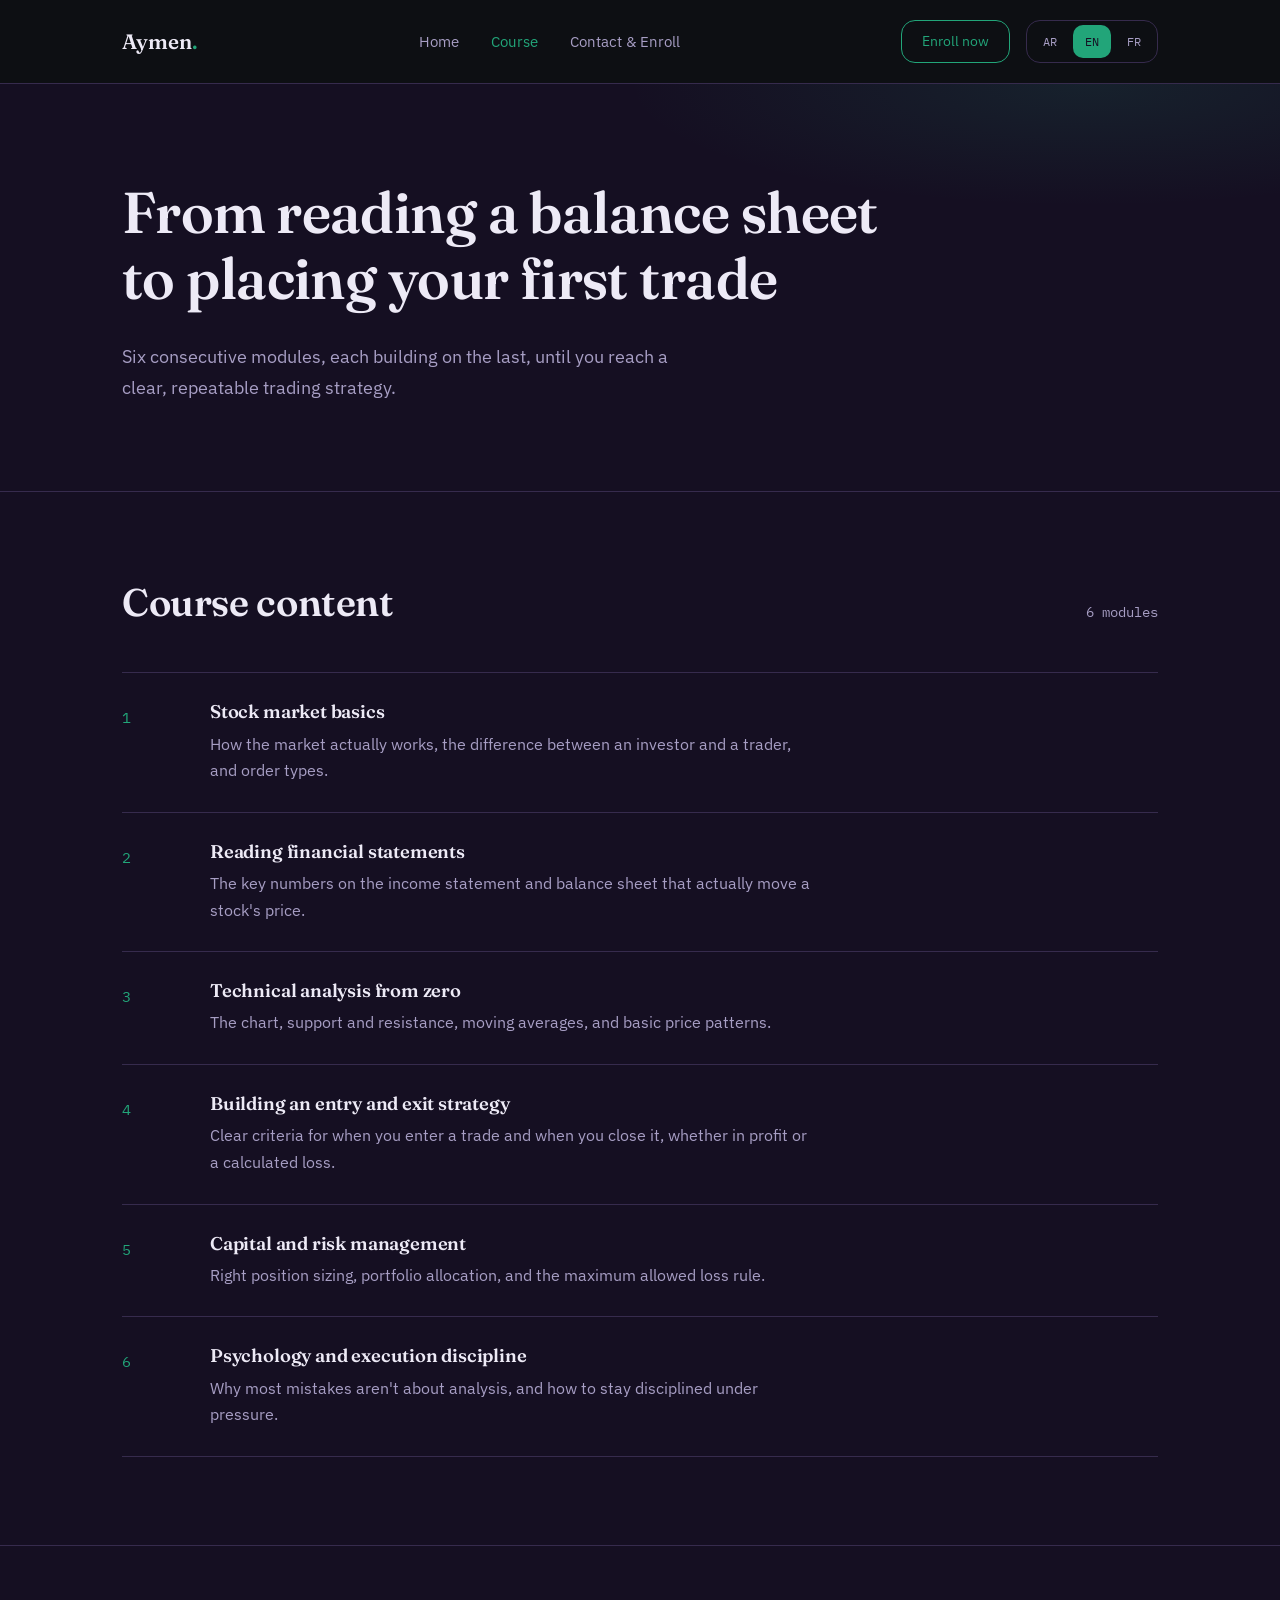
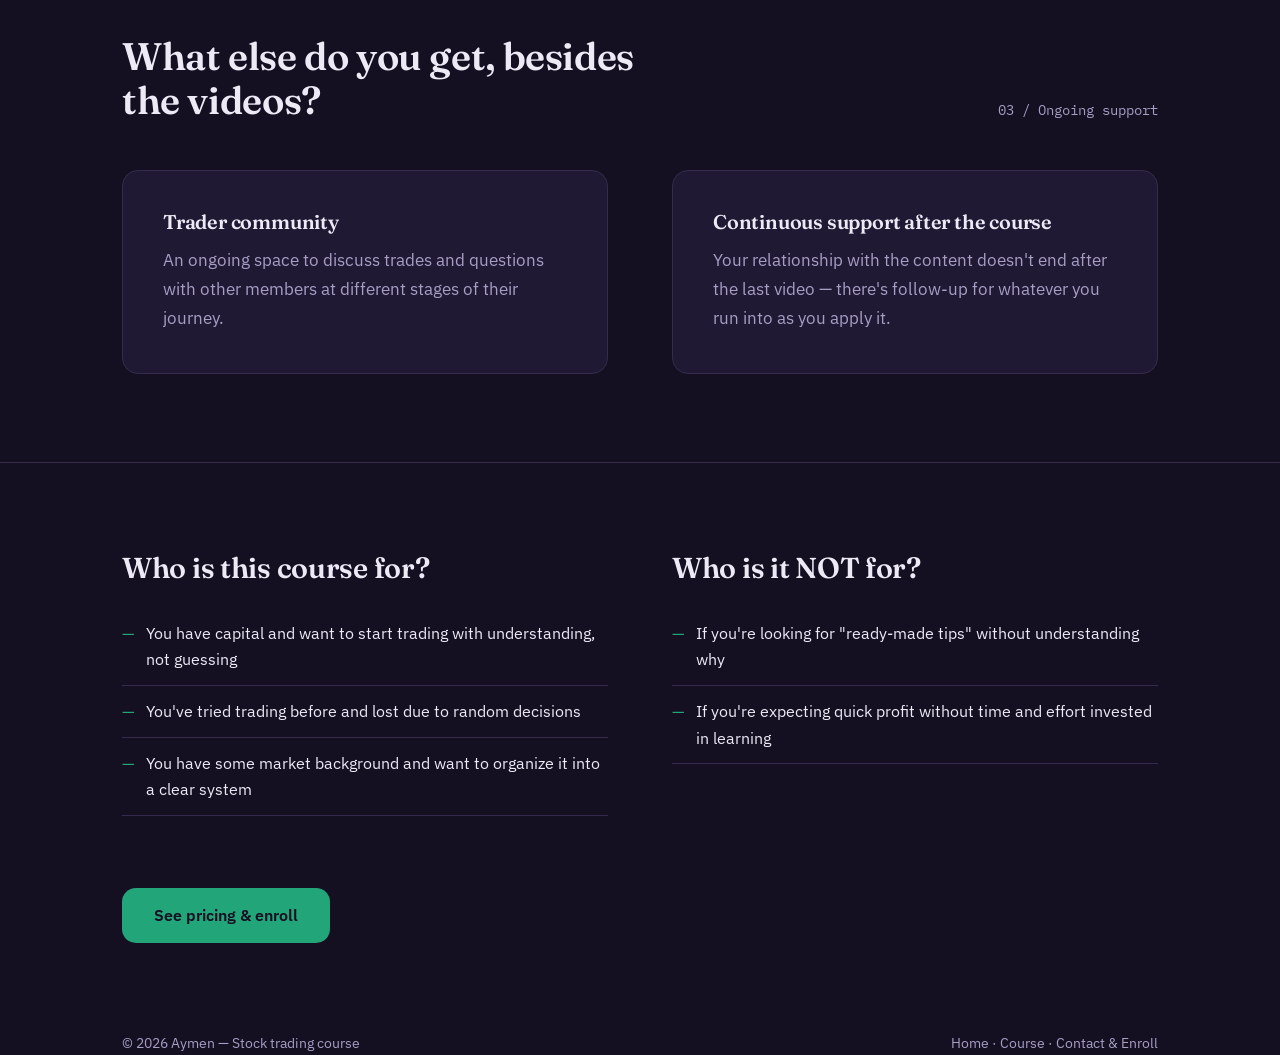
<file: en/course.html>
<!DOCTYPE html>
<html lang="en" dir="ltr">
<head>
<meta charset="UTF-8">
<meta name="viewport" content="width=device-width, initial-scale=1.0">
<title>Course Details | Aymen</title>
<link rel="stylesheet" href="../styles.css">
</head>
<body class="lang-latin">

<header>
  <nav class="nav">
    <div class="brand">Aymen<span>.</span></div>
    <div class="nav-links">
      <a href="index.html">Home</a>
      <a href="course.html" class="active">Course</a>
      <a href="contact.html">Contact &amp; Enroll</a>
    </div>
    <div class="nav-right">
      <a href="contact.html" class="nav-cta">Enroll now</a>
      <div class="lang-switch">
        <a href="../course.html">AR</a>
        <a href="course.html" class="lang-active">EN</a>
        <a href="../fr/course.html">FR</a>
      </div>
    </div>
  </nav>
</header>

<section class="hero" style="padding-bottom:48px;">
  <div class="container">
    <h1 style="max-width:20ch;">From reading a balance sheet to placing your first trade</h1>
    <p class="lede">Six consecutive modules, each building on the last, until you reach a clear, repeatable trading strategy.</p>
  </div>
</section>

<section class="section">
  <div class="container">
    <div class="section-head">
      <h2>Course content</h2>
      <span class="num-mark">6 modules</span>
    </div>
    <div class="row-list">
      <div class="row-item">
        <span class="idx">1</span>
        <div>
          <h3>Stock market basics</h3>
          <p>How the market actually works, the difference between an investor and a trader, and order types.</p>
        </div>
      </div>
      <div class="row-item">
        <span class="idx">2</span>
        <div>
          <h3>Reading financial statements</h3>
          <p>The key numbers on the income statement and balance sheet that actually move a stock's price.</p>
        </div>
      </div>
      <div class="row-item">
        <span class="idx">3</span>
        <div>
          <h3>Technical analysis from zero</h3>
          <p>The chart, support and resistance, moving averages, and basic price patterns.</p>
        </div>
      </div>
      <div class="row-item">
        <span class="idx">4</span>
        <div>
          <h3>Building an entry and exit strategy</h3>
          <p>Clear criteria for when you enter a trade and when you close it, whether in profit or a calculated loss.</p>
        </div>
      </div>
      <div class="row-item">
        <span class="idx">5</span>
        <div>
          <h3>Capital and risk management</h3>
          <p>Right position sizing, portfolio allocation, and the maximum allowed loss rule.</p>
        </div>
      </div>
      <div class="row-item">
        <span class="idx">6</span>
        <div>
          <h3>Psychology and execution discipline</h3>
          <p>Why most mistakes aren't about analysis, and how to stay disciplined under pressure.</p>
        </div>
      </div>
    </div>
  </div>
</section>

<section class="section">
  <div class="container">
    <div class="section-head">
      <h2>What else do you get, besides the videos?</h2>
      <span class="num-mark">03 / Ongoing support</span>
    </div>
    <div class="two-col">
      <div class="panel">
        <h3 style="margin-bottom:12px;">Trader community</h3>
        <p style="color:var(--muted);">An ongoing space to discuss trades and questions with other members at different stages of their journey.</p>
      </div>
      <div class="panel">
        <h3 style="margin-bottom:12px;">Continuous support after the course</h3>
        <p style="color:var(--muted);">Your relationship with the content doesn't end after the last video — there's follow-up for whatever you run into as you apply it.</p>
      </div>
    </div>
  </div>
</section>

<section class="section" style="border-bottom:none;">
  <div class="container">
    <div class="two-col">
      <div>
        <h2 style="font-size:1.8rem; margin-bottom:16px;">Who is this course for?</h2>
        <ul class="check-list">
          <li>You have capital and want to start trading with understanding, not guessing</li>
          <li>You've tried trading before and lost due to random decisions</li>
          <li>You have some market background and want to organize it into a clear system</li>
        </ul>
      </div>
      <div>
        <h2 style="font-size:1.8rem; margin-bottom:16px;">Who is it NOT for?</h2>
        <ul class="check-list">
          <li>If you're looking for "ready-made tips" without understanding why</li>
          <li>If you're expecting quick profit without time and effort invested in learning</li>
        </ul>
      </div>
    </div>
    <div style="margin-top:48px;">
      <a href="contact.html" class="btn-primary">See pricing &amp; enroll</a>
    </div>
  </div>
</section>

<footer class="container">
  <span>© 2026 Aymen — Stock trading course</span>
  <span>Home · Course · Contact &amp; Enroll</span>
</footer>

</body>
</html>
</file>
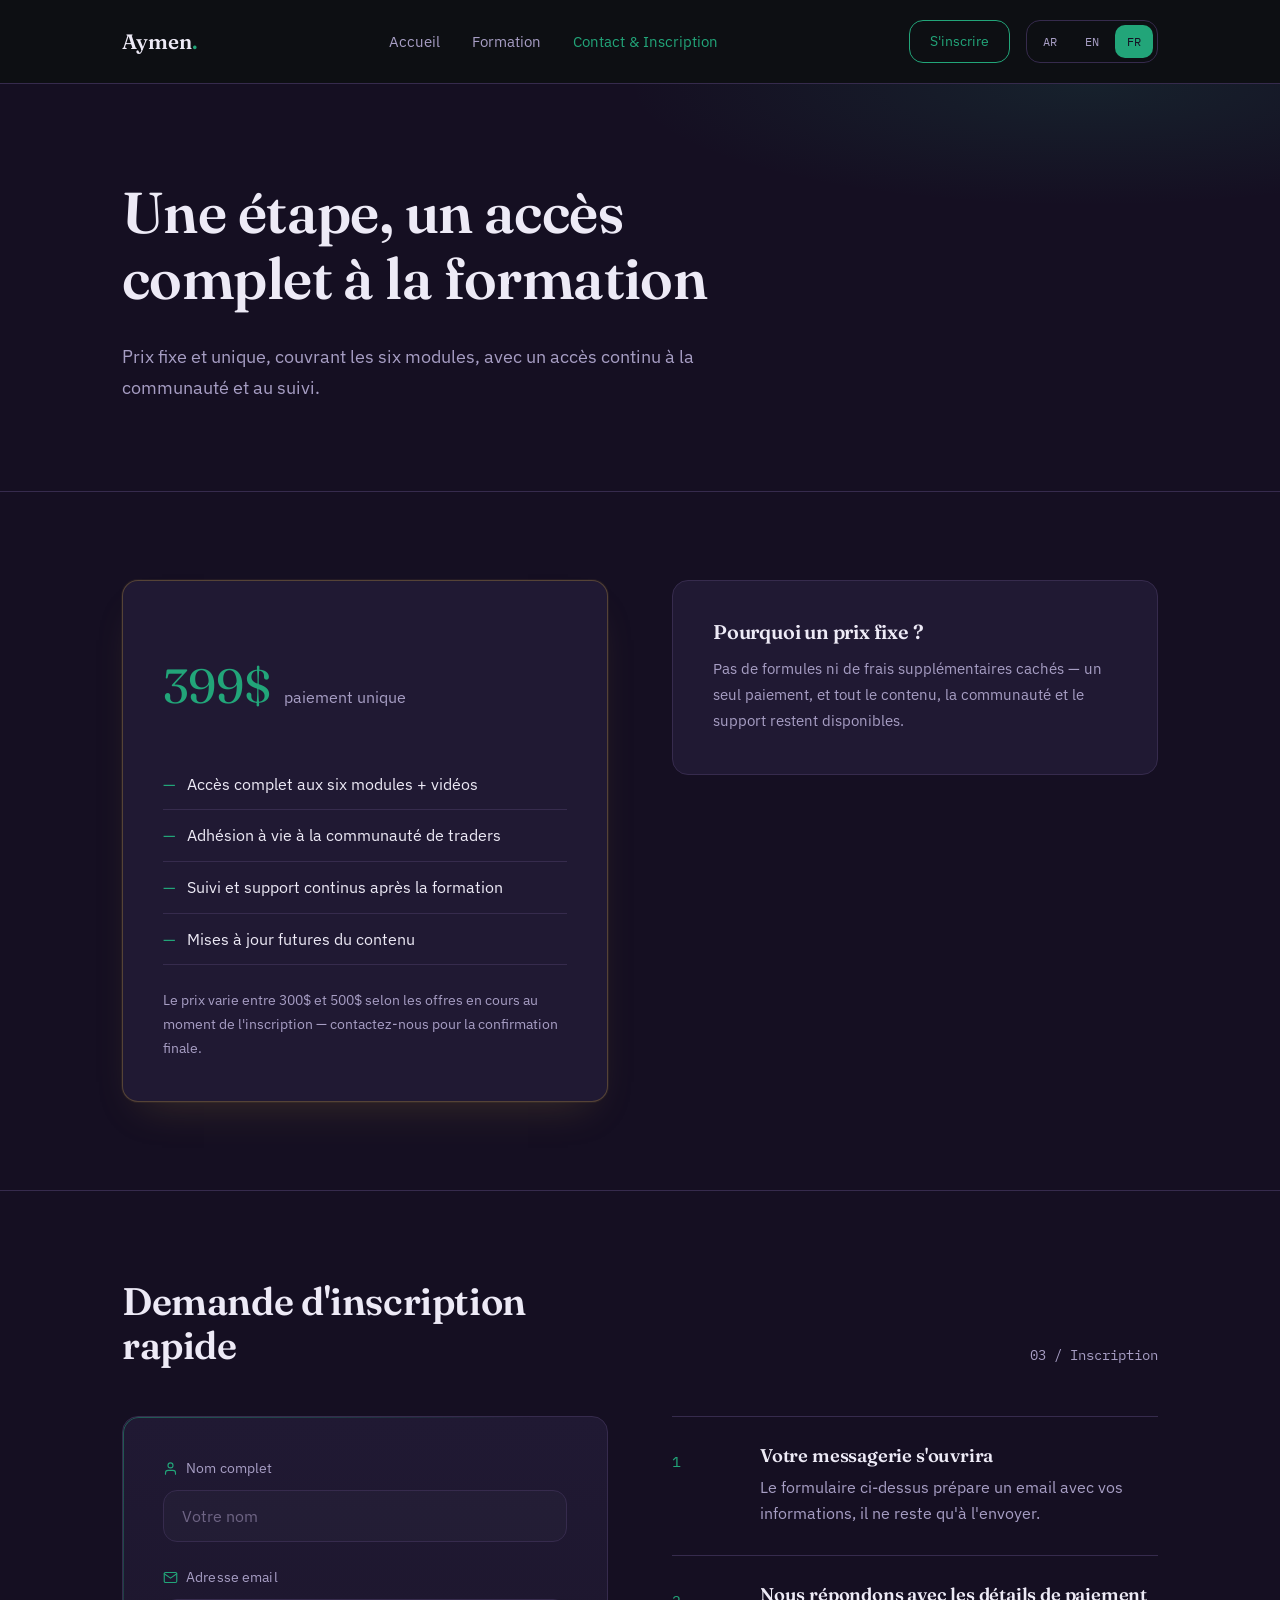
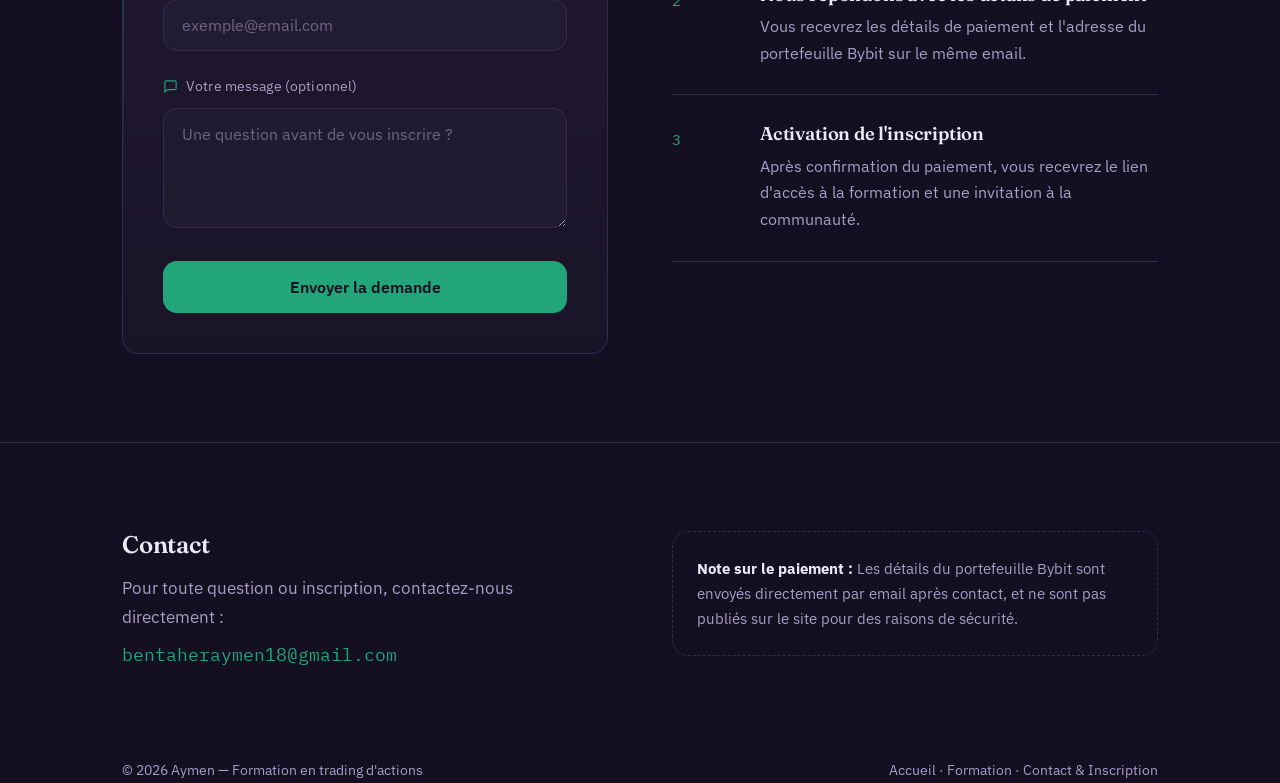
<file: fr/contact.html>
<!DOCTYPE html>
<html lang="fr" dir="ltr">
<head>
<meta charset="UTF-8">
<meta name="viewport" content="width=device-width, initial-scale=1.0">
<title>Contact &amp; Inscription | Aymen</title>
<link rel="stylesheet" href="../styles.css">
</head>
<body class="lang-latin">

<header>
  <nav class="nav">
    <div class="brand">Aymen<span>.</span></div>
    <div class="nav-links">
      <a href="index.html">Accueil</a>
      <a href="course.html">Formation</a>
      <a href="contact.html" class="active">Contact &amp; Inscription</a>
    </div>
    <div class="nav-right">
      <a href="contact.html" class="nav-cta">S'inscrire</a>
      <div class="lang-switch">
        <a href="../contact.html">AR</a>
        <a href="../en/contact.html">EN</a>
        <a href="contact.html" class="lang-active">FR</a>
      </div>
    </div>
  </nav>
</header>

<section class="hero" style="padding-bottom:48px;">
  <div class="container">
    <h1 style="max-width:18ch;">Une étape, un accès complet à la formation</h1>
    <p class="lede">Prix fixe et unique, couvrant les six modules, avec un accès continu à la communauté et au suivi.</p>
  </div>
</section>

<section class="section">
  <div class="container">
    <div class="two-col">
      <div class="panel panel-price">
        <div class="price-block">
          <span class="amount">399$</span>
          <span class="cycle">paiement unique</span>
        </div>
        <ul class="check-list">
          <li>Accès complet aux six modules + vidéos</li>
          <li>Adhésion à vie à la communauté de traders</li>
          <li>Suivi et support continus après la formation</li>
          <li>Mises à jour futures du contenu</li>
        </ul>
        <p style="color:var(--muted); font-size:0.88rem; margin-top:20px;">
          Le prix varie entre 300$ et 500$ selon les offres en cours au moment de l'inscription — contactez-nous pour la confirmation finale.
        </p>
      </div>

      <div class="panel">
        <h3 style="margin-bottom:12px;">Pourquoi un prix fixe ?</h3>
        <p style="color:var(--muted); font-size:0.95rem;">Pas de formules ni de frais supplémentaires cachés — un seul paiement, et tout le contenu, la communauté et le support restent disponibles.</p>
      </div>
    </div>
  </div>
</section>

<section class="section">
  <div class="container">
    <div class="section-head">
      <h2>Demande d'inscription rapide</h2>
      <span class="num-mark">03 / Inscription</span>
    </div>
    <div class="two-col">
      <div class="form-panel">
        <form onsubmit="event.preventDefault(); window.location.href='mailto:bentaheraymen18@gmail.com?subject=' + encodeURIComponent('Demande d\'inscription à la formation') + '&body=' + encodeURIComponent('Nom : ' + document.getElementById('f-name').value + '%0AEmail : ' + document.getElementById('f-email').value + '%0AMessage : ' + document.getElementById('f-msg').value);">
          <div class="form-group">
            <label for="f-name">
              <svg viewBox="0 0 24 24" fill="none" stroke-width="1.8" stroke-linecap="round" stroke-linejoin="round"><path d="M20 21v-2a4 4 0 0 0-4-4H8a4 4 0 0 0-4 4v2"/><circle cx="12" cy="7" r="4"/></svg>
              Nom complet
            </label>
            <input type="text" id="f-name" placeholder="Votre nom" required>
          </div>
          <div class="form-group">
            <label for="f-email">
              <svg viewBox="0 0 24 24" fill="none" stroke-width="1.8" stroke-linecap="round" stroke-linejoin="round"><path d="M22 6l-10 7L2 6"/><rect x="2" y="4" width="20" height="16" rx="2"/></svg>
              Adresse email
            </label>
            <input type="email" id="f-email" placeholder="exemple@email.com" required>
          </div>
          <div class="form-group">
            <label for="f-msg">
              <svg viewBox="0 0 24 24" fill="none" stroke-width="1.8" stroke-linecap="round" stroke-linejoin="round"><path d="M21 15a2 2 0 0 1-2 2H7l-4 4V5a2 2 0 0 1 2-2h14a2 2 0 0 1 2 2z"/></svg>
              Votre message (optionnel)
            </label>
            <textarea id="f-msg" placeholder="Une question avant de vous inscrire ?"></textarea>
          </div>
          <button type="submit" class="form-submit">Envoyer la demande</button>
        </form>
      </div>
      <div class="row-list">
        <div class="row-item">
          <span class="idx">1</span>
          <div>
            <h3>Votre messagerie s'ouvrira</h3>
            <p>Le formulaire ci-dessus prépare un email avec vos informations, il ne reste qu'à l'envoyer.</p>
          </div>
        </div>
        <div class="row-item">
          <span class="idx">2</span>
          <div>
            <h3>Nous répondons avec les détails de paiement</h3>
            <p>Vous recevrez les détails de paiement et l'adresse du portefeuille Bybit sur le même email.</p>
          </div>
        </div>
        <div class="row-item">
          <span class="idx">3</span>
          <div>
            <h3>Activation de l'inscription</h3>
            <p>Après confirmation du paiement, vous recevrez le lien d'accès à la formation et une invitation à la communauté.</p>
          </div>
        </div>
      </div>
    </div>
  </div>
</section>

<section class="section" style="border-bottom:none;">
  <div class="container">
    <div class="two-col">
      <div>
        <h2 style="font-size:1.5rem; margin-bottom:16px;">Contact</h2>
        <p style="color:var(--muted); margin-bottom:8px;">Pour toute question ou inscription, contactez-nous directement :</p>
        <p style="font-family:'IBM Plex Mono',monospace; font-size:1.1rem; color:var(--gold);">
          bentaheraymen18@gmail.com
        </p>
      </div>

      <div class="notice">
        <strong>Note sur le paiement :</strong>
        Les détails du portefeuille Bybit sont envoyés directement par email après contact, et ne sont pas publiés sur le site pour des raisons de sécurité.
      </div>
    </div>
  </div>
</section>

<footer class="container">
  <span>© 2026 Aymen — Formation en trading d'actions</span>
  <span>Accueil · Formation · Contact &amp; Inscription</span>
</footer>

</body>
</html>
</file>
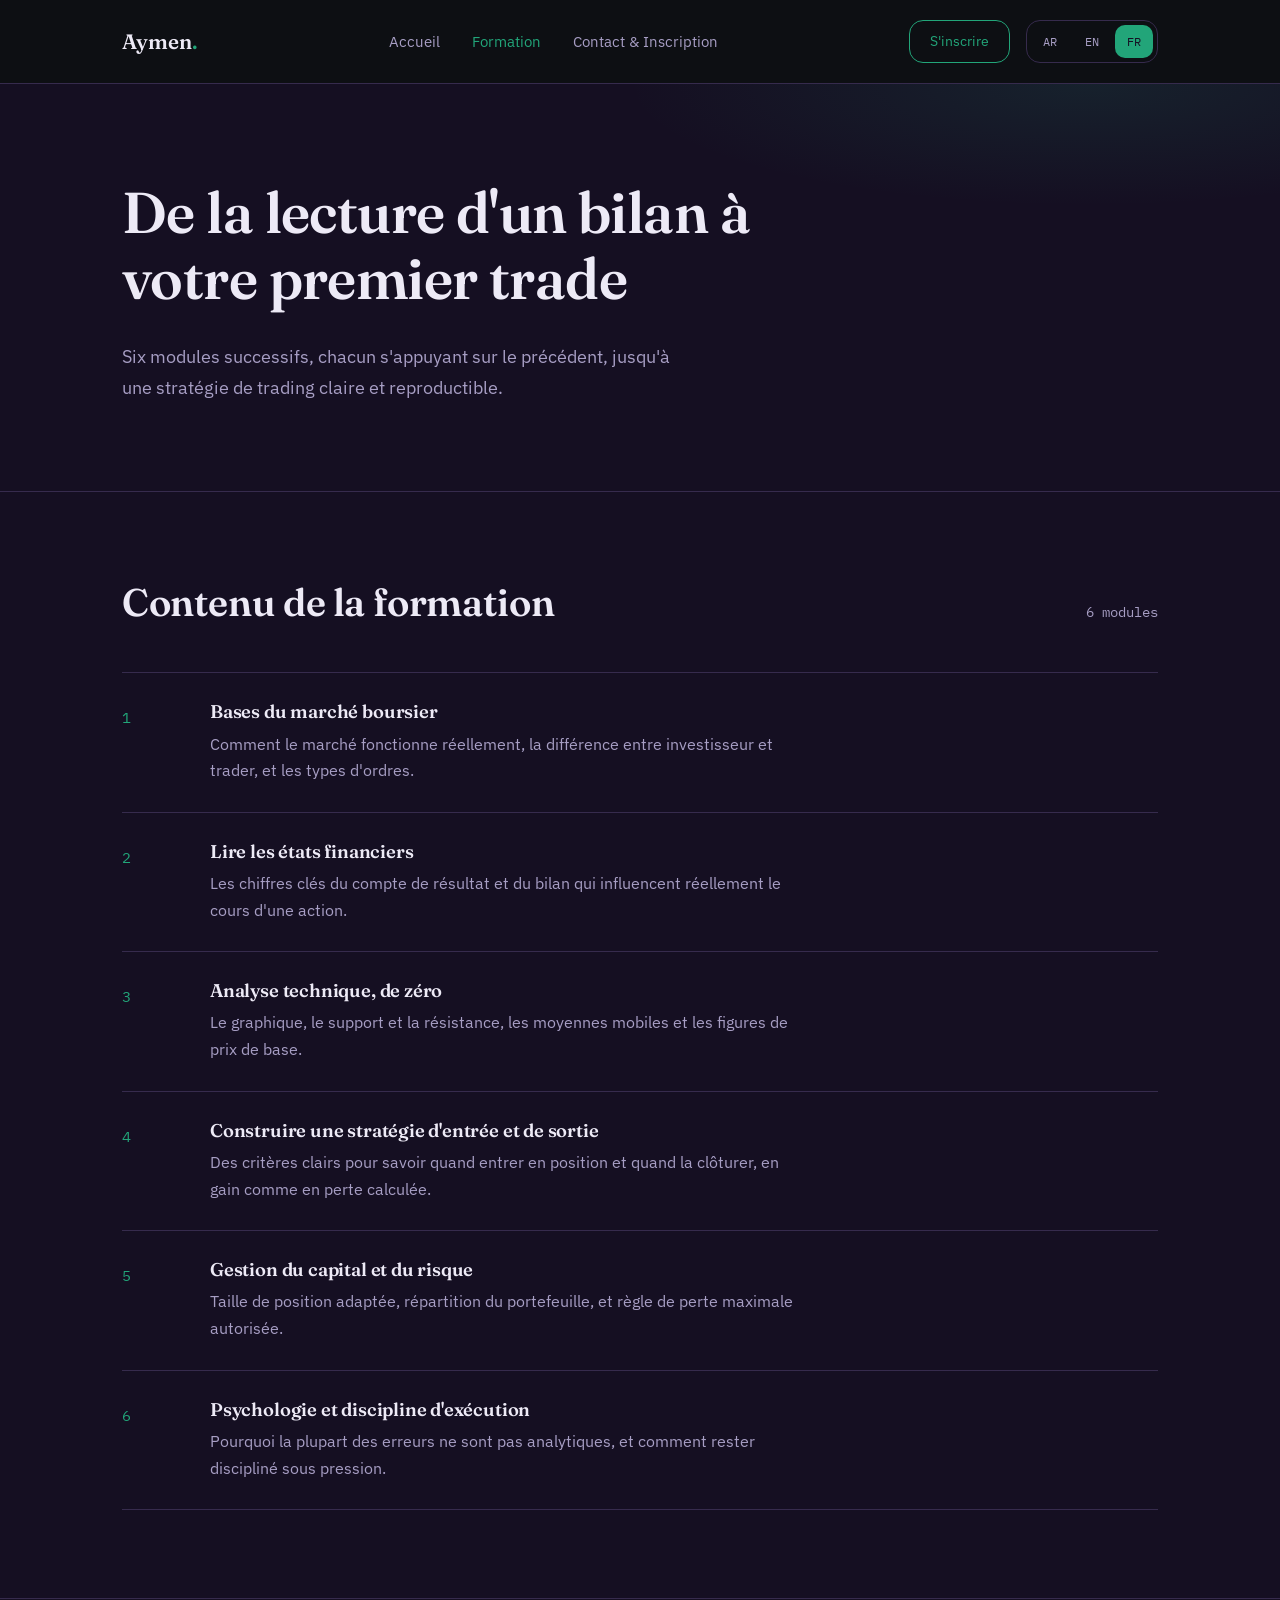
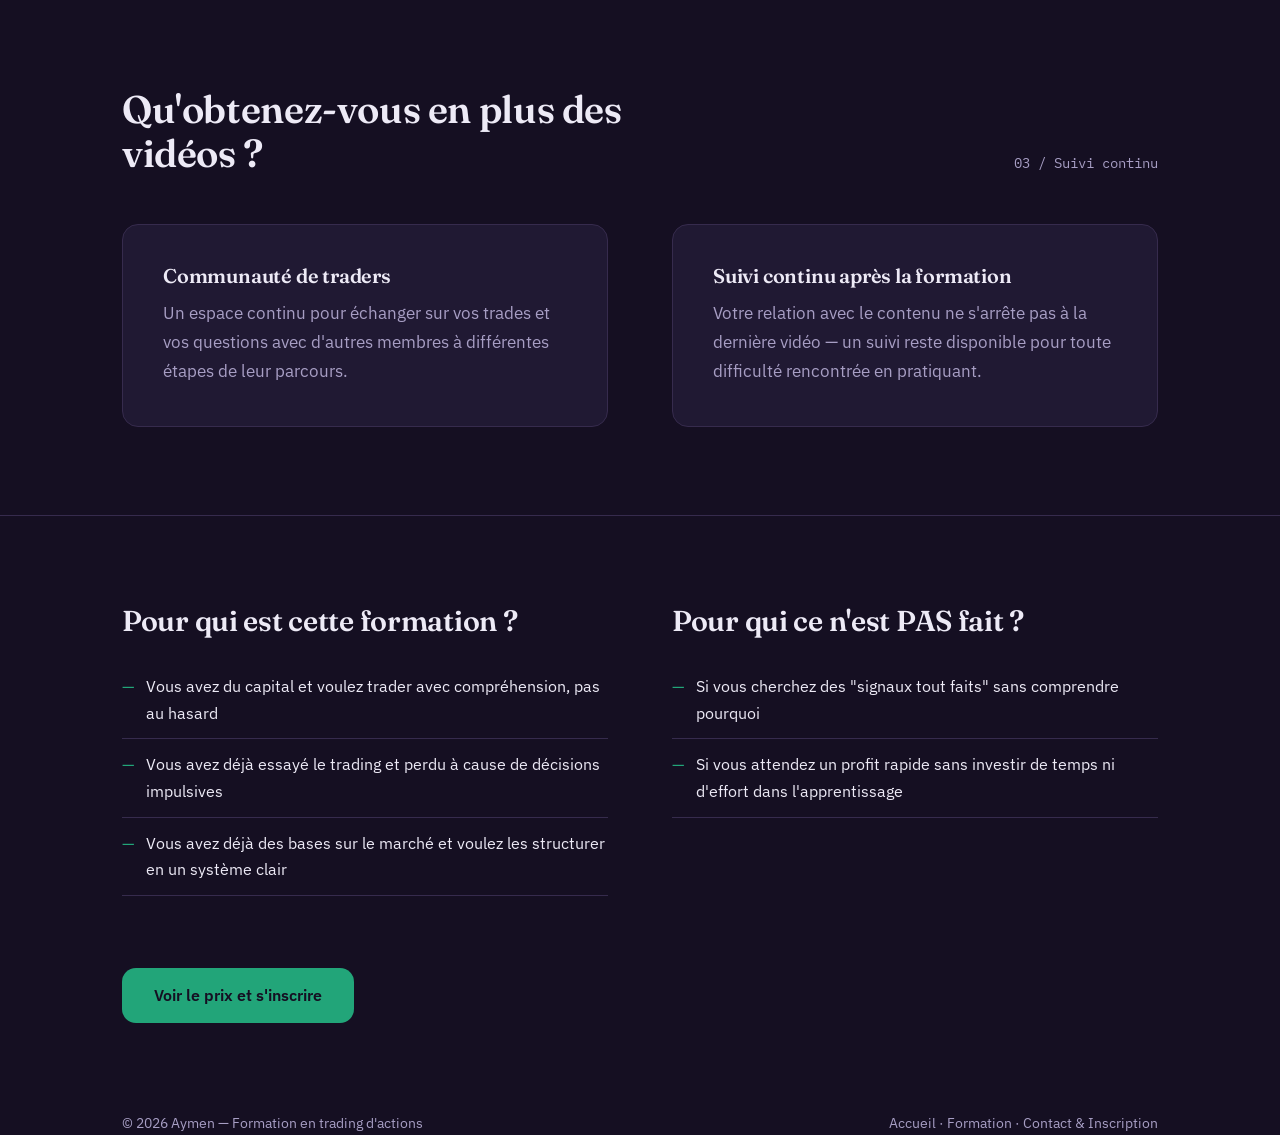
<file: fr/course.html>
<!DOCTYPE html>
<html lang="fr" dir="ltr">
<head>
<meta charset="UTF-8">
<meta name="viewport" content="width=device-width, initial-scale=1.0">
<title>Détails de la formation | Aymen</title>
<link rel="stylesheet" href="../styles.css">
</head>
<body class="lang-latin">

<header>
  <nav class="nav">
    <div class="brand">Aymen<span>.</span></div>
    <div class="nav-links">
      <a href="index.html">Accueil</a>
      <a href="course.html" class="active">Formation</a>
      <a href="contact.html">Contact &amp; Inscription</a>
    </div>
    <div class="nav-right">
      <a href="contact.html" class="nav-cta">S'inscrire</a>
      <div class="lang-switch">
        <a href="../course.html">AR</a>
        <a href="../en/course.html">EN</a>
        <a href="course.html" class="lang-active">FR</a>
      </div>
    </div>
  </nav>
</header>

<section class="hero" style="padding-bottom:48px;">
  <div class="container">
    <h1 style="max-width:20ch;">De la lecture d'un bilan à votre premier trade</h1>
    <p class="lede">Six modules successifs, chacun s'appuyant sur le précédent, jusqu'à une stratégie de trading claire et reproductible.</p>
  </div>
</section>

<section class="section">
  <div class="container">
    <div class="section-head">
      <h2>Contenu de la formation</h2>
      <span class="num-mark">6 modules</span>
    </div>
    <div class="row-list">
      <div class="row-item">
        <span class="idx">1</span>
        <div>
          <h3>Bases du marché boursier</h3>
          <p>Comment le marché fonctionne réellement, la différence entre investisseur et trader, et les types d'ordres.</p>
        </div>
      </div>
      <div class="row-item">
        <span class="idx">2</span>
        <div>
          <h3>Lire les états financiers</h3>
          <p>Les chiffres clés du compte de résultat et du bilan qui influencent réellement le cours d'une action.</p>
        </div>
      </div>
      <div class="row-item">
        <span class="idx">3</span>
        <div>
          <h3>Analyse technique, de zéro</h3>
          <p>Le graphique, le support et la résistance, les moyennes mobiles et les figures de prix de base.</p>
        </div>
      </div>
      <div class="row-item">
        <span class="idx">4</span>
        <div>
          <h3>Construire une stratégie d'entrée et de sortie</h3>
          <p>Des critères clairs pour savoir quand entrer en position et quand la clôturer, en gain comme en perte calculée.</p>
        </div>
      </div>
      <div class="row-item">
        <span class="idx">5</span>
        <div>
          <h3>Gestion du capital et du risque</h3>
          <p>Taille de position adaptée, répartition du portefeuille, et règle de perte maximale autorisée.</p>
        </div>
      </div>
      <div class="row-item">
        <span class="idx">6</span>
        <div>
          <h3>Psychologie et discipline d'exécution</h3>
          <p>Pourquoi la plupart des erreurs ne sont pas analytiques, et comment rester discipliné sous pression.</p>
        </div>
      </div>
    </div>
  </div>
</section>

<section class="section">
  <div class="container">
    <div class="section-head">
      <h2>Qu'obtenez-vous en plus des vidéos ?</h2>
      <span class="num-mark">03 / Suivi continu</span>
    </div>
    <div class="two-col">
      <div class="panel">
        <h3 style="margin-bottom:12px;">Communauté de traders</h3>
        <p style="color:var(--muted);">Un espace continu pour échanger sur vos trades et vos questions avec d'autres membres à différentes étapes de leur parcours.</p>
      </div>
      <div class="panel">
        <h3 style="margin-bottom:12px;">Suivi continu après la formation</h3>
        <p style="color:var(--muted);">Votre relation avec le contenu ne s'arrête pas à la dernière vidéo — un suivi reste disponible pour toute difficulté rencontrée en pratiquant.</p>
      </div>
    </div>
  </div>
</section>

<section class="section" style="border-bottom:none;">
  <div class="container">
    <div class="two-col">
      <div>
        <h2 style="font-size:1.8rem; margin-bottom:16px;">Pour qui est cette formation ?</h2>
        <ul class="check-list">
          <li>Vous avez du capital et voulez trader avec compréhension, pas au hasard</li>
          <li>Vous avez déjà essayé le trading et perdu à cause de décisions impulsives</li>
          <li>Vous avez déjà des bases sur le marché et voulez les structurer en un système clair</li>
        </ul>
      </div>
      <div>
        <h2 style="font-size:1.8rem; margin-bottom:16px;">Pour qui ce n'est PAS fait ?</h2>
        <ul class="check-list">
          <li>Si vous cherchez des "signaux tout faits" sans comprendre pourquoi</li>
          <li>Si vous attendez un profit rapide sans investir de temps ni d'effort dans l'apprentissage</li>
        </ul>
      </div>
    </div>
    <div style="margin-top:48px;">
      <a href="contact.html" class="btn-primary">Voir le prix et s'inscrire</a>
    </div>
  </div>
</section>

<footer class="container">
  <span>© 2026 Aymen — Formation en trading d'actions</span>
  <span>Accueil · Formation · Contact &amp; Inscription</span>
</footer>

</body>
</html>
</file>
<file: styles.css>
/* ===== Design tokens =====
   Base:      #150F22  (deep aubergine-purple, near-black)
   Panel:     #201933  (raised purple surface)
   Line:      #362B4D  (hairline dividers)
   Ink:       #EDEAF6  (soft lavender-white text)
   Muted:     #A79EC4  (secondary text)
   Accent:    #22A579  (emerald — the one bold accent, var name kept as --gold)
   Rise:      #22A579  (same emerald, used for "gain" ticker cues)
   Display type: "Fraunces" (serif, financial-print authority)
   Body type:    "IBM Plex Sans Arabic" for Arabic copy, "IBM Plex Sans" for Latin (EN/FR)
*/

@import url('https://fonts.googleapis.com/css2?family=Fraunces:opsz,wght@9..144,400;9..144,500;9..144,600&family=IBM+Plex+Sans+Arabic:wght@400;500;600;700&family=IBM+Plex+Sans:wght@400;500;600;700&family=IBM+Plex+Mono:wght@400;500&display=swap');

* { box-sizing: border-box; margin: 0; padding: 0; }

:root {
  --base: #150F22;
  --panel: #201933;
  --line: #362B4D;
  --ink: #EDEAF6;
  --muted: #A79EC4;
  --gold: #22A579;
  --rise: #22A579;
}

html { scroll-behavior: smooth; }

body {
  background: var(--base);
  color: var(--ink);
  font-family: 'IBM Plex Sans Arabic', 'IBM Plex Sans', sans-serif;
  font-size: 17px;
  line-height: 1.7;
  direction: rtl;
}

body.lang-latin {
  font-family: 'IBM Plex Sans', sans-serif;
  direction: ltr;
}

@media (prefers-reduced-motion: reduce) {
  * { animation: none !important; transition: none !important; scroll-behavior: auto !important; }
}

a { color: inherit; text-decoration: none; }

img { max-width: 100%; display: block; }

h1, h2, h3 {
  font-family: 'Fraunces', serif;
  font-weight: 600;
  line-height: 1.15;
  letter-spacing: -0.01em;
}

.container {
  max-width: 1100px;
  margin: 0 auto;
  padding: 0 32px;
}

/* ---------- Header ---------- */
header {
  border-bottom: 1px solid var(--line);
  position: sticky;
  top: 0;
  background: rgba(14,16,19,0.92);
  backdrop-filter: blur(6px);
  z-index: 50;
}

.nav {
  display: flex;
  align-items: center;
  justify-content: space-between;
  padding: 20px 32px;
  max-width: 1100px;
  margin: 0 auto;
}

.brand {
  font-family: 'Fraunces', serif;
  font-size: 1.3rem;
  font-weight: 600;
  color: var(--ink);
}

.brand span { color: var(--gold); }

.nav-links {
  display: flex;
  gap: 32px;
  font-size: 0.95rem;
  color: var(--muted);
}

.nav-links a:hover { color: var(--ink); }

.nav-links a.active { color: var(--gold); }

.nav-right {
  display: flex;
  align-items: center;
  gap: 16px;
}

@media (max-width: 480px) {
  .nav-right .nav-cta { display: none; }
}

.nav-cta {
  border: 1px solid var(--gold);
  color: var(--gold) !important;
  padding: 8px 20px;
  border-radius: 14px;
  font-size: 0.9rem;
}

.nav-cta:hover { background: var(--gold); color: var(--base) !important; }

/* ---------- Language switcher ---------- */
.lang-switch {
  display: flex;
  align-items: center;
  gap: 4px;
  border: 1px solid var(--line);
  border-radius: 14px;
  padding: 4px;
  font-family: 'IBM Plex Mono', monospace;
  font-size: 0.78rem;
}

.lang-switch a {
  padding: 6px 12px;
  border-radius: 10px;
  color: var(--muted);
}

.lang-switch a:hover { color: var(--ink); }

.lang-switch a.lang-active {
  background: var(--gold);
  color: var(--base);
}

/* ---------- Hero ---------- */
.hero {
  padding: 96px 0 72px;
  border-bottom: 1px solid var(--line);
  position: relative;
  overflow: hidden;
  background:
    radial-gradient(ellipse 60% 50% at 85% 0%, rgba(34,165,121,0.12), transparent 60%);
}

.hero-chart {
  position: absolute;
  inset: 0;
  width: 100%;
  height: 100%;
  opacity: 0.55;
  pointer-events: none;
}

.hero-chart .grid-line {
  stroke: var(--line);
  stroke-width: 1;
}

.hero-chart .chart-line {
  fill: none;
  stroke: var(--gold);
  stroke-width: 1.6;
  stroke-dasharray: 1400;
  stroke-dashoffset: 1400;
  animation: draw-line 3.2s ease-out forwards;
}

.hero-chart .chart-fill {
  opacity: 0;
  animation: fade-fill 2s ease-out 1.2s forwards;
}

.hero-chart .candle {
  opacity: 0;
  animation: rise-in 0.6s ease-out forwards;
}

@keyframes draw-line {
  to { stroke-dashoffset: 0; }
}

@keyframes fade-fill {
  to { opacity: 1; }
}

@keyframes rise-in {
  from { opacity: 0; transform: translateY(10px); }
  to   { opacity: 1; transform: translateY(0); }
}

@media (prefers-reduced-motion: reduce) {
  .hero-chart .chart-line { stroke-dashoffset: 0; animation: none; }
  .hero-chart .chart-fill,
  .hero-chart .candle { opacity: 1; animation: none; transform: none; }
}

.hero-ticker {
  font-family: 'IBM Plex Mono', monospace;
  font-size: 0.8rem;
  color: var(--muted);
  margin-bottom: 40px;
  overflow: hidden;
  white-space: nowrap;
  -webkit-mask-image: linear-gradient(90deg, transparent, #000 8%, #000 92%, transparent);
  mask-image: linear-gradient(90deg, transparent, #000 8%, #000 92%, transparent);
}

.hero-ticker .track {
  display: inline-flex;
  gap: 24px;
  animation: ticker-scroll 28s linear infinite;
}

@keyframes ticker-scroll {
  from { transform: translateX(0); }
  to   { transform: translateX(-50%); }
}

.hero-ticker .up { color: var(--rise); }
.hero-ticker .down { color: #C2607A; }

.hero-content { position: relative; z-index: 2; }

.hero h1 {
  font-size: clamp(2.4rem, 5vw, 3.6rem);
  max-width: 16ch;
  margin-bottom: 28px;
}

.hero .lede {
  color: var(--muted);
  font-size: 1.15rem;
  max-width: 52ch;
  margin-bottom: 40px;
}

.hero-actions {
  display: flex;
  gap: 16px;
  align-items: center;
}

.btn-primary {
  background: var(--gold);
  color: var(--base);
  padding: 14px 32px;
  border-radius: 14px;
  font-weight: 600;
  font-size: 0.98rem;
  display: inline-block;
}

.btn-primary:hover { background: #cba552; }

.btn-secondary {
  color: var(--ink);
  padding: 14px 8px;
  border-bottom: 1px solid var(--line);
  font-size: 0.98rem;
}

.btn-secondary:hover { border-color: var(--ink); }

/* ---------- Stat row ---------- */
.stat-row {
  display: grid;
  grid-template-columns: repeat(3, 1fr);
  border-bottom: 1px solid var(--line);
}

.stat {
  padding: 40px 32px;
  border-left: 1px solid var(--line);
}

.stat:last-child { border-left: none; }

.stat .num {
  font-family: 'Fraunces', serif;
  font-size: 2.2rem;
  color: var(--gold);
}

.stat .label {
  color: var(--muted);
  font-size: 0.92rem;
  margin-top: 6px;
}

/* ---------- Section ---------- */
.section {
  padding: 88px 0;
  border-bottom: 1px solid var(--line);
}

.section-head {
  display: flex;
  justify-content: space-between;
  align-items: flex-end;
  gap: 24px;
  margin-bottom: 48px;
}

.section-head h2 {
  font-size: clamp(1.8rem, 3vw, 2.4rem);
  max-width: 20ch;
}

.section-head .num-mark {
  font-family: 'IBM Plex Mono', monospace;
  color: var(--muted);
  font-size: 0.85rem;
  white-space: nowrap;
}

/* ---------- Cards / lists ---------- */
.row-list { border-top: 1px solid var(--line); }

.row-item {
  display: grid;
  grid-template-columns: 64px 1fr;
  gap: 24px;
  padding: 28px 0;
  border-bottom: 1px solid var(--line);
}

.row-item .idx {
  font-family: 'IBM Plex Mono', monospace;
  color: var(--gold);
  font-size: 0.95rem;
  padding-top: 4px;
}

.row-item h3 {
  font-size: 1.15rem;
  margin-bottom: 8px;
  font-weight: 600;
}

.row-item p { color: var(--muted); font-size: 0.98rem; max-width: 60ch; }

/* ---------- Two-col ---------- */
.two-col {
  display: grid;
  grid-template-columns: 1fr 1fr;
  gap: 64px;
  align-items: start;
}

@media (max-width: 760px) {
  .two-col { grid-template-columns: 1fr; }
  .stat-row { grid-template-columns: 1fr; }
  .stat { border-left: none; border-bottom: 1px solid var(--line); }
  .stat:last-child { border-bottom: none; }
  .nav-links { display: none; }
  .row-item { grid-template-columns: 40px 1fr; }
}

/* ---------- Panel / quote ---------- */
.panel {
  background: var(--panel);
  padding: 40px;
  border-radius: 16px;
  border: 1px solid var(--line);
}

.quote {
  font-family: 'Fraunces', serif;
  font-size: 1.4rem;
  font-style: italic;
  line-height: 1.5;
  color: var(--ink);
  border-inline-start: 2px solid var(--gold);
  padding-inline-start: 24px;
}

.quote cite {
  display: block;
  font-family: 'IBM Plex Sans Arabic', sans-serif;
  font-style: normal;
  font-size: 0.9rem;
  color: var(--muted);
  margin-top: 16px;
}

/* ---------- Price block ---------- */
.price-block {
  display: flex;
  align-items: baseline;
  gap: 12px;
  margin: 24px 0 32px;
}

.price-block .amount {
  font-family: 'Fraunces', serif;
  font-size: 3rem;
  color: var(--gold);
}

.price-block .cycle { color: var(--muted); font-size: 1rem; }

.panel-price {
  border-color: rgba(184,147,63,0.35);
  box-shadow: 0 0 0 1px rgba(184,147,63,0.08), 0 20px 40px -20px rgba(184,147,63,0.25);
}

.check-list { list-style: none; margin: 24px 0; }

.check-list li {
  padding: 12px 0 12px 0;
  border-bottom: 1px solid var(--line);
  display: flex;
  gap: 12px;
  color: var(--ink);
  font-size: 0.98rem;
}

.check-list li::before {
  content: "—";
  color: var(--gold);
  flex-shrink: 0;
}

/* ---------- Form ---------- */
.form-panel {
  background: linear-gradient(180deg, var(--panel), #1A1428);
  border: 1px solid var(--line);
  border-radius: 16px;
  padding: 40px;
  position: relative;
}

.form-panel::before {
  content: "";
  position: absolute;
  inset: 0;
  border-radius: 16px;
  padding: 1px;
  background: linear-gradient(135deg, rgba(34,165,121,0.5), transparent 40%);
  -webkit-mask: linear-gradient(#000 0 0) content-box, linear-gradient(#000 0 0);
  -webkit-mask-composite: xor;
  mask-composite: exclude;
  pointer-events: none;
}

.form-group { margin-bottom: 24px; position: relative; }

.form-group label {
  display: flex;
  align-items: center;
  gap: 8px;
  font-size: 0.85rem;
  color: var(--muted);
  margin-bottom: 10px;
  letter-spacing: 0.01em;
}

.form-group label svg { width: 15px; height: 15px; stroke: var(--gold); flex-shrink: 0; }

.form-group input,
.form-group textarea {
  width: 100%;
  background: rgba(255,255,255,0.02);
  border: 1px solid var(--line);
  color: var(--ink);
  padding: 15px 18px;
  border-radius: 14px;
  font-family: inherit;
  font-size: 0.98rem;
  transition: border-color 0.2s ease, box-shadow 0.2s ease, background 0.2s ease;
}

.form-group input::placeholder,
.form-group textarea::placeholder { color: #6E6484; }

.form-group input:focus,
.form-group textarea:focus {
  outline: none;
  border-color: var(--gold);
  background: rgba(34,165,121,0.05);
  box-shadow: 0 0 0 3px rgba(34,165,121,0.14);
}

.form-group textarea { resize: vertical; min-height: 120px; }

.form-submit {
  width: 100%;
  background: var(--gold);
  color: var(--base);
  border: none;
  padding: 16px 32px;
  border-radius: 14px;
  font-weight: 600;
  font-size: 1rem;
  font-family: inherit;
  cursor: pointer;
  transition: background 0.2s ease, transform 0.15s ease;
}

.form-submit:hover { background: #2CC090; }
.form-submit:active { transform: scale(0.99); }

/* ---------- Payment note box ---------- */
.notice {
  border: 1px dashed var(--line);
  padding: 24px;
  border-radius: 16px;
  color: var(--muted);
  font-size: 0.92rem;
}

.notice strong { color: var(--ink); }

/* ---------- Footer ---------- */
footer {
  padding: 48px 0;
  color: var(--muted);
  font-size: 0.9rem;
  display: flex;
  justify-content: space-between;
  flex-wrap: wrap;
  gap: 16px;
}

/* Visible keyboard focus */
a:focus-visible, button:focus-visible, input:focus-visible, textarea:focus-visible {
  outline: 2px solid var(--gold);
  outline-offset: 2px;
}
</file>
